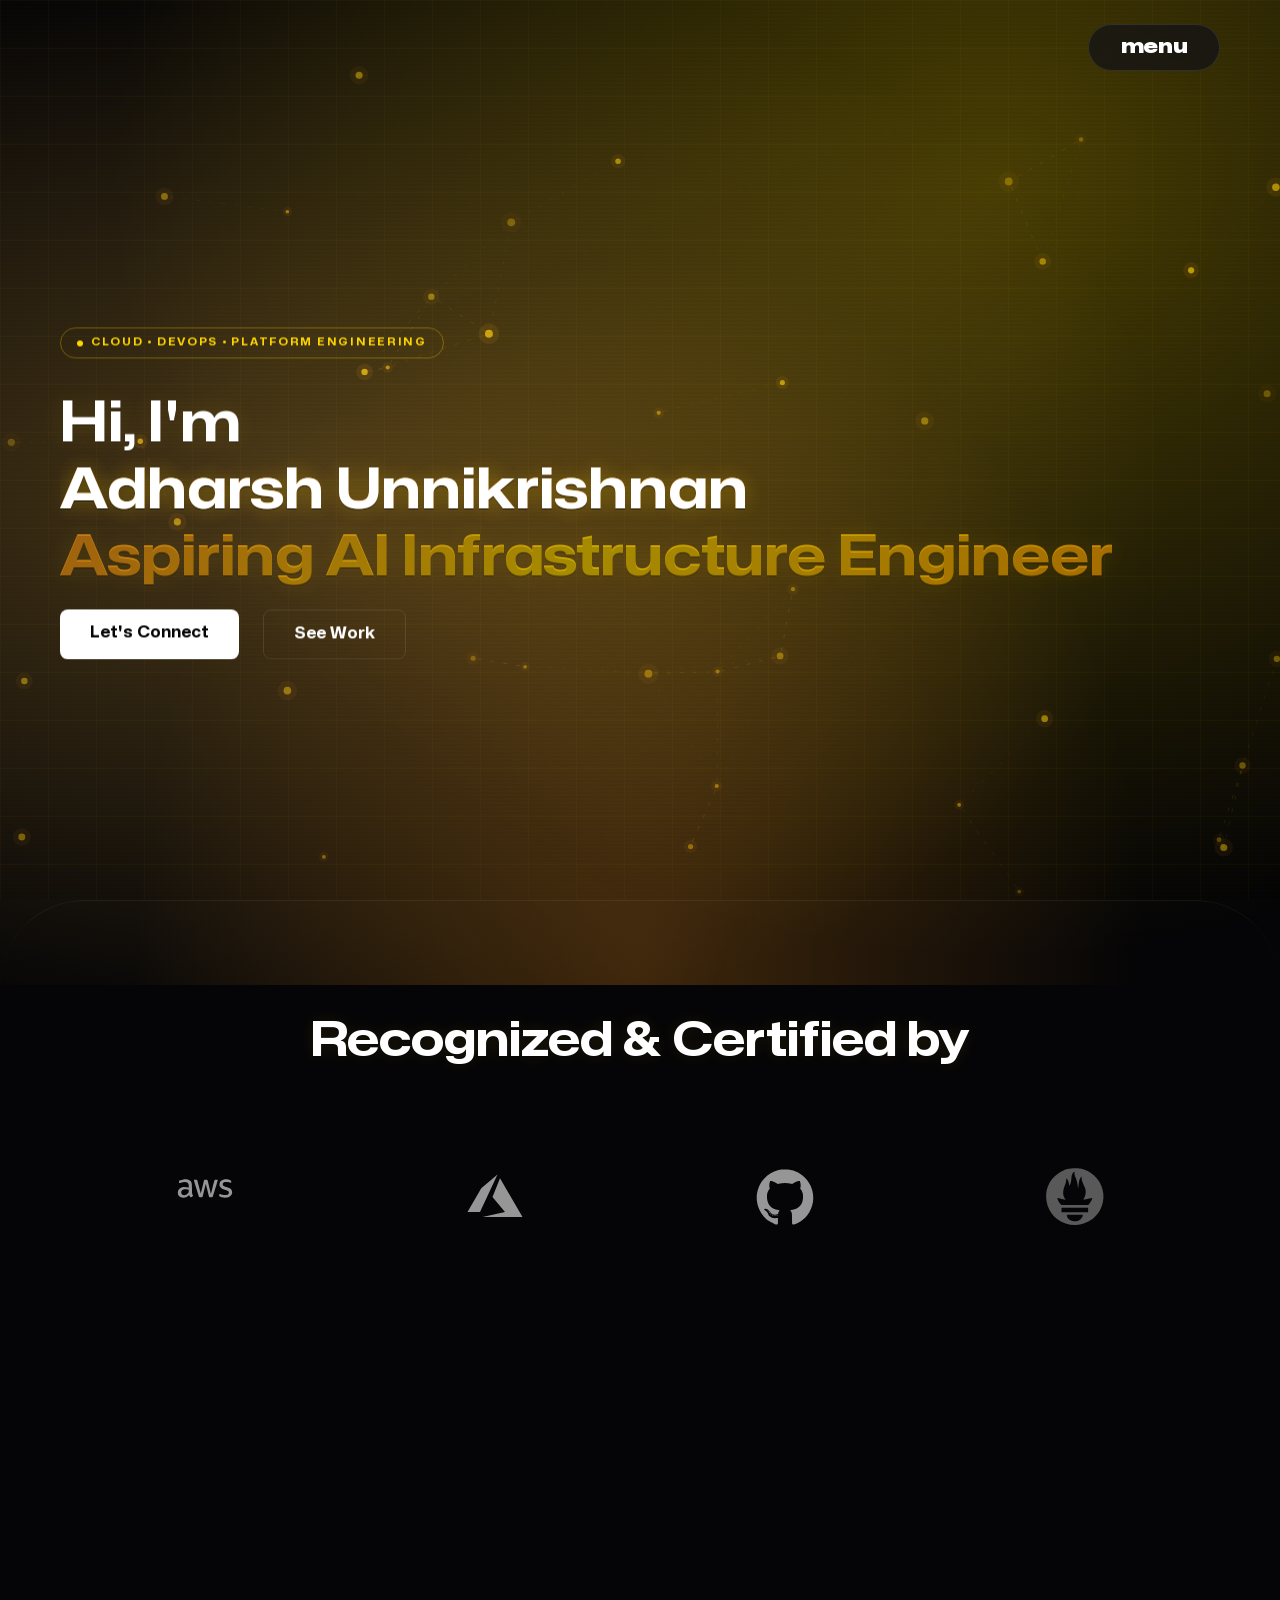
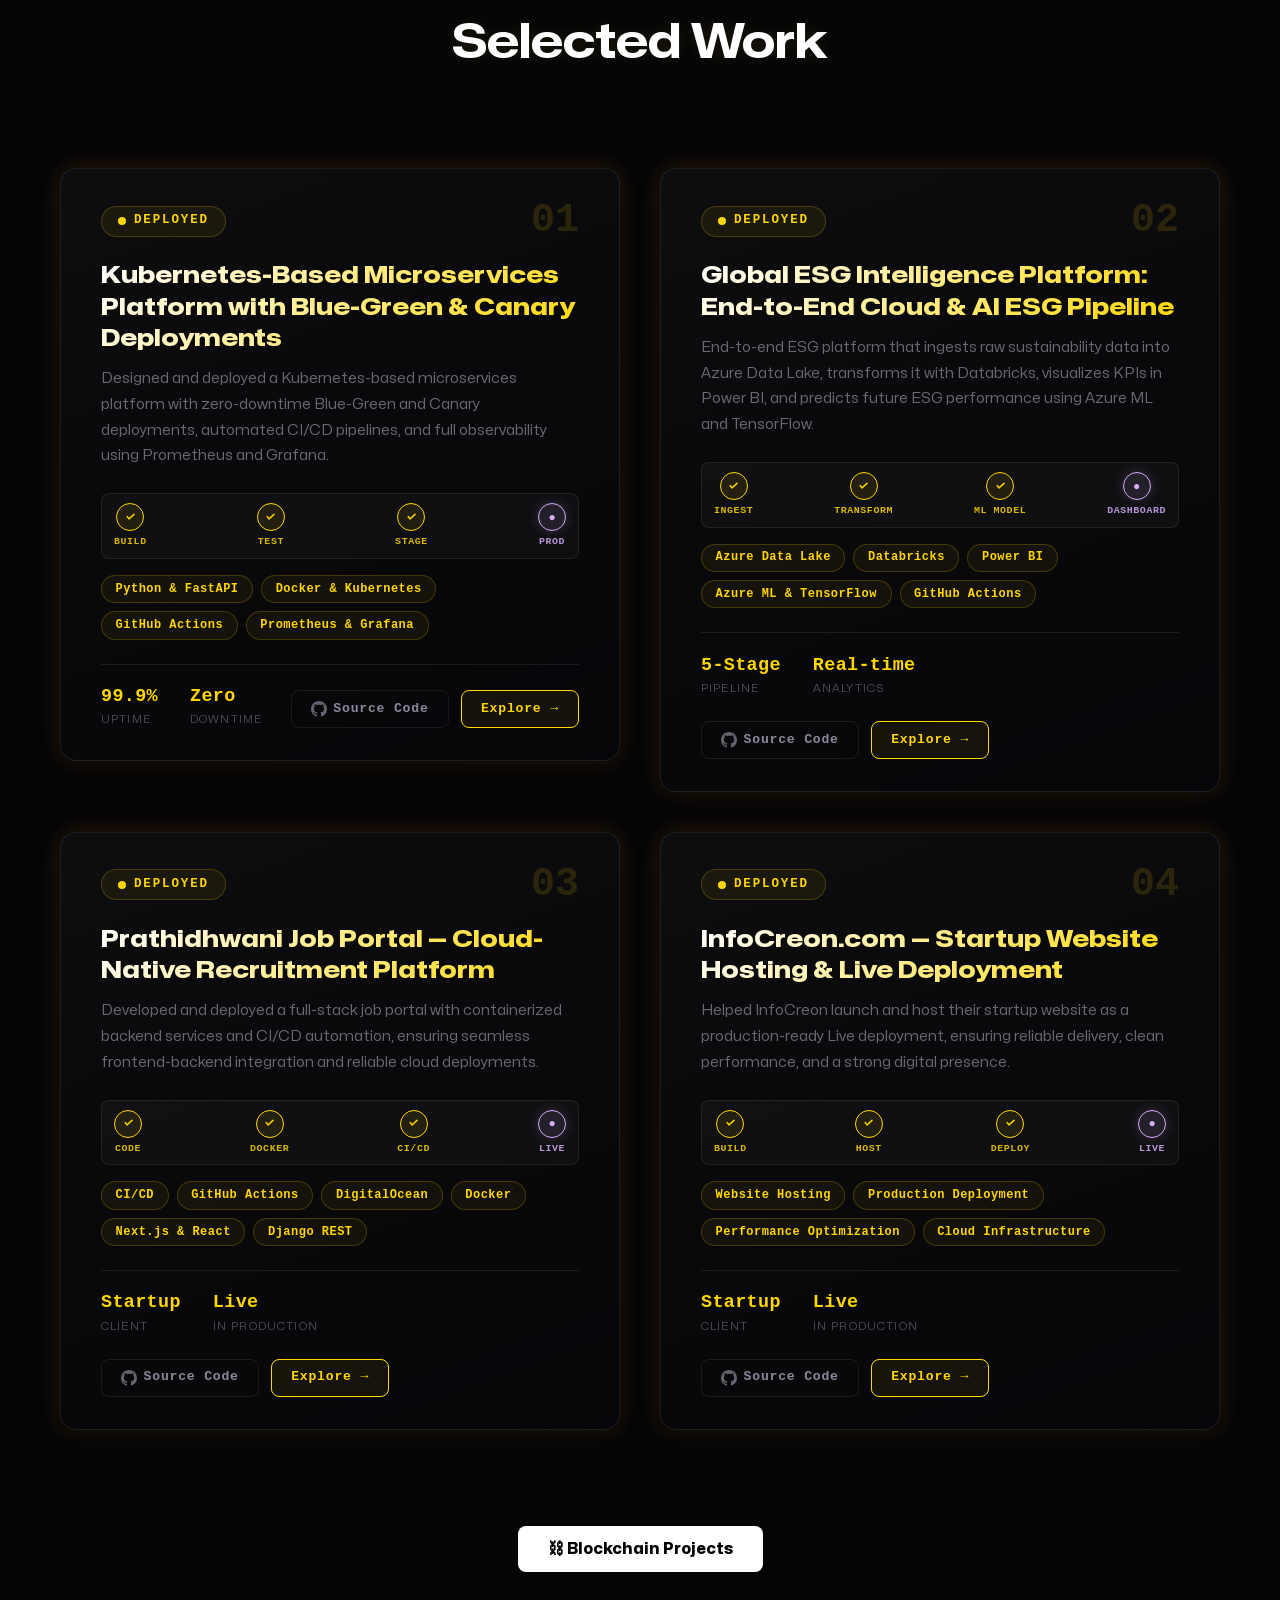
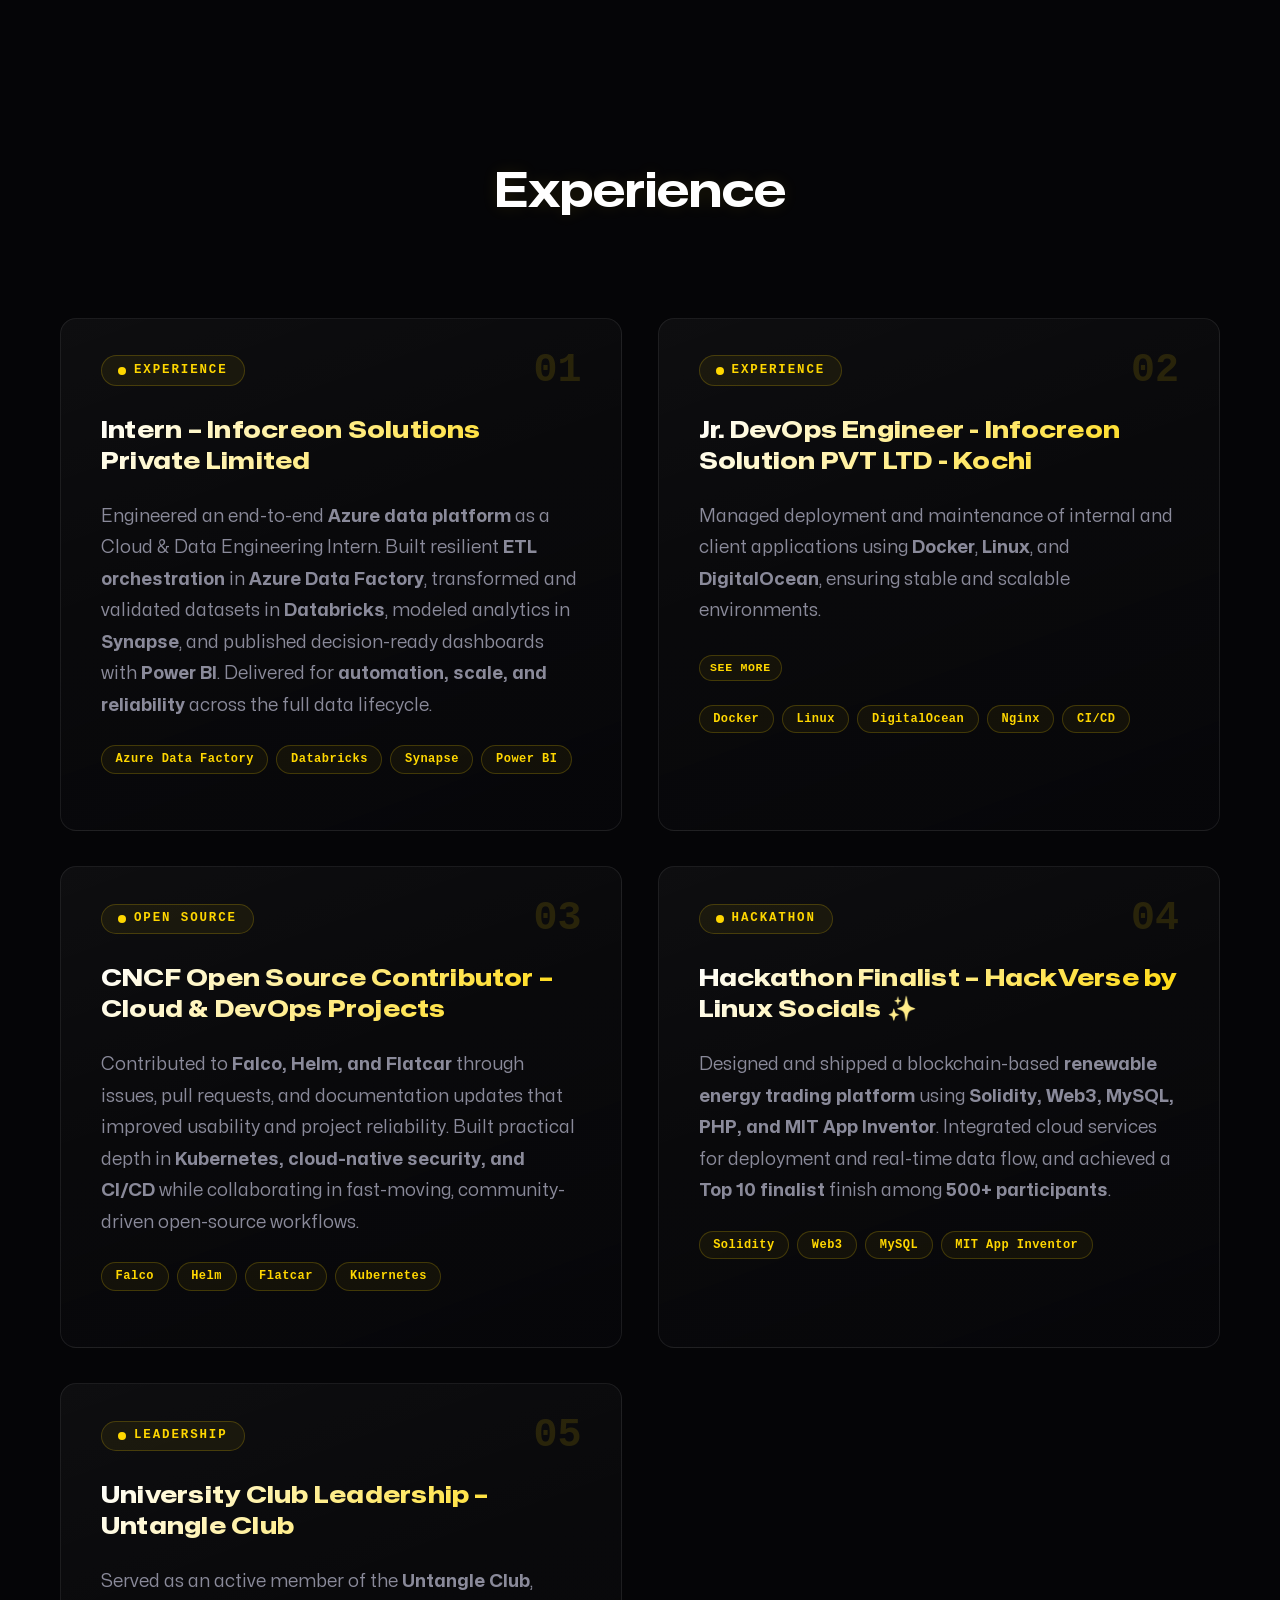
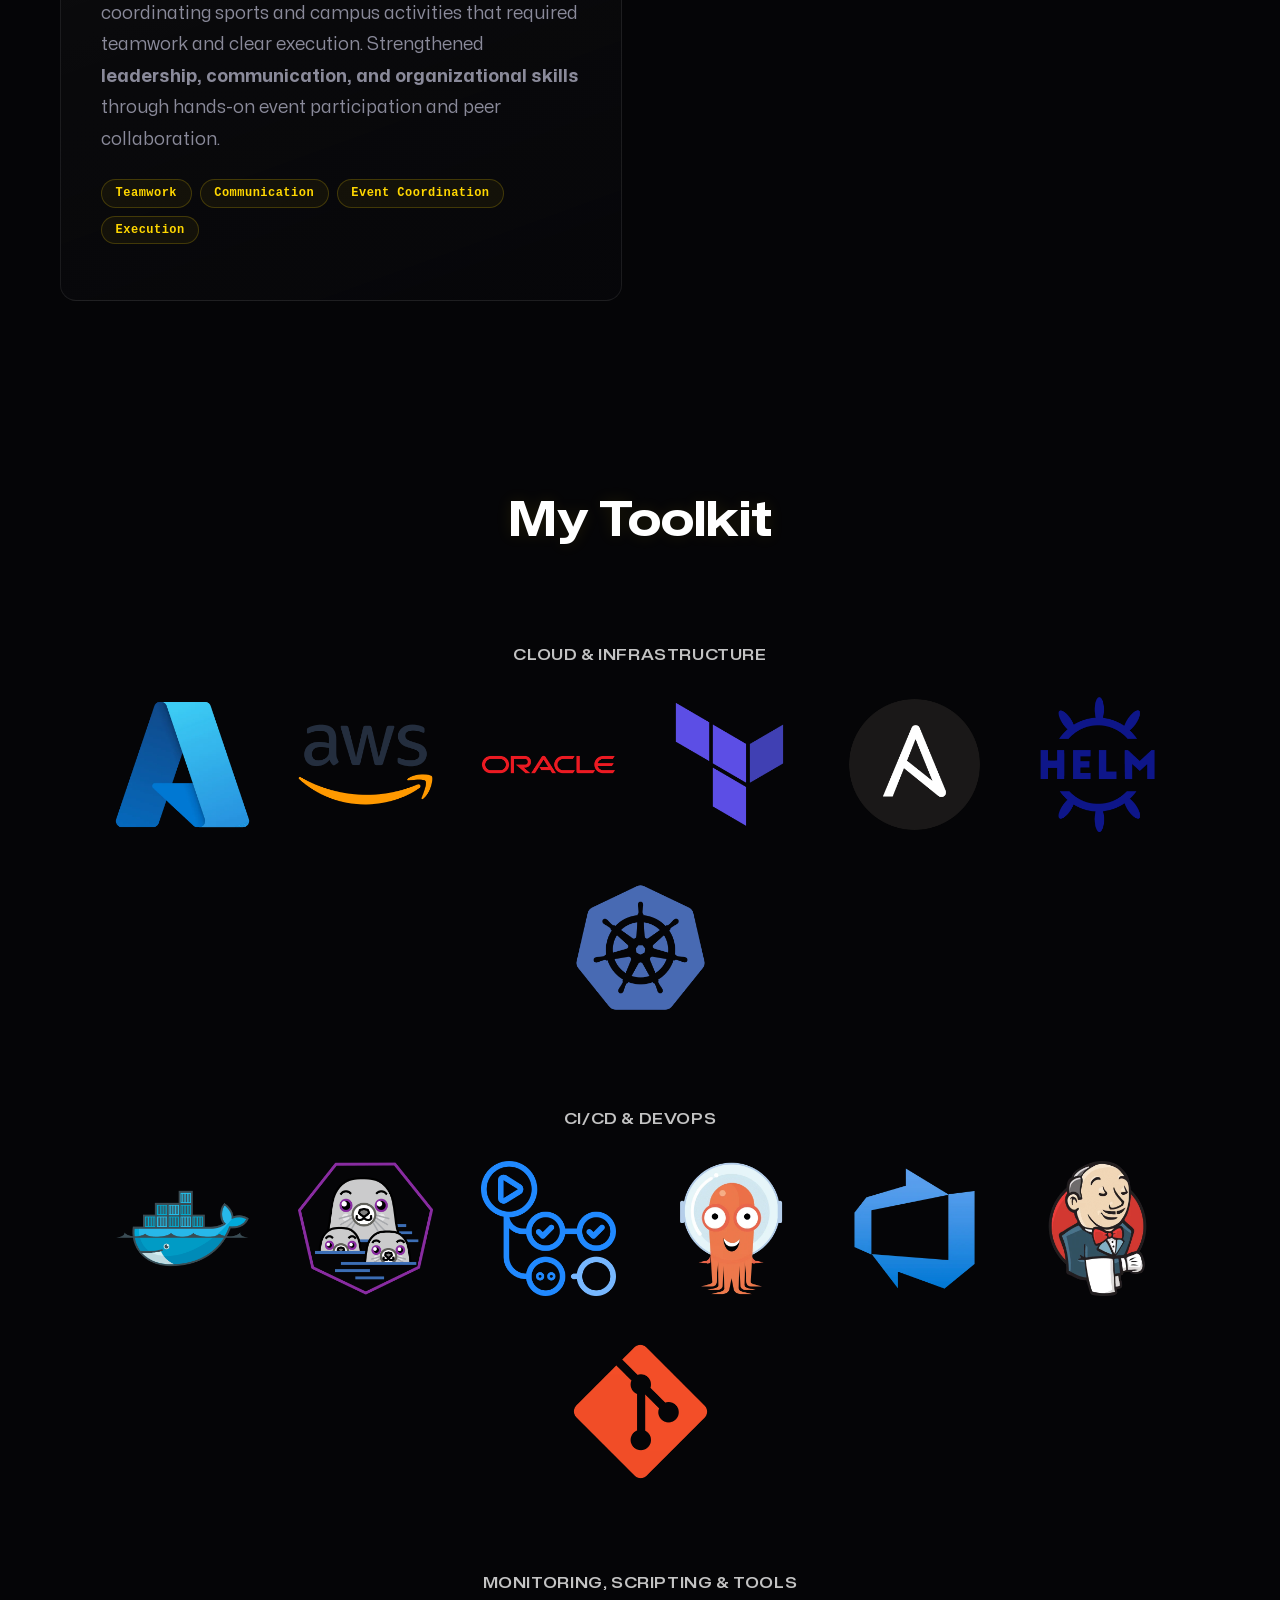
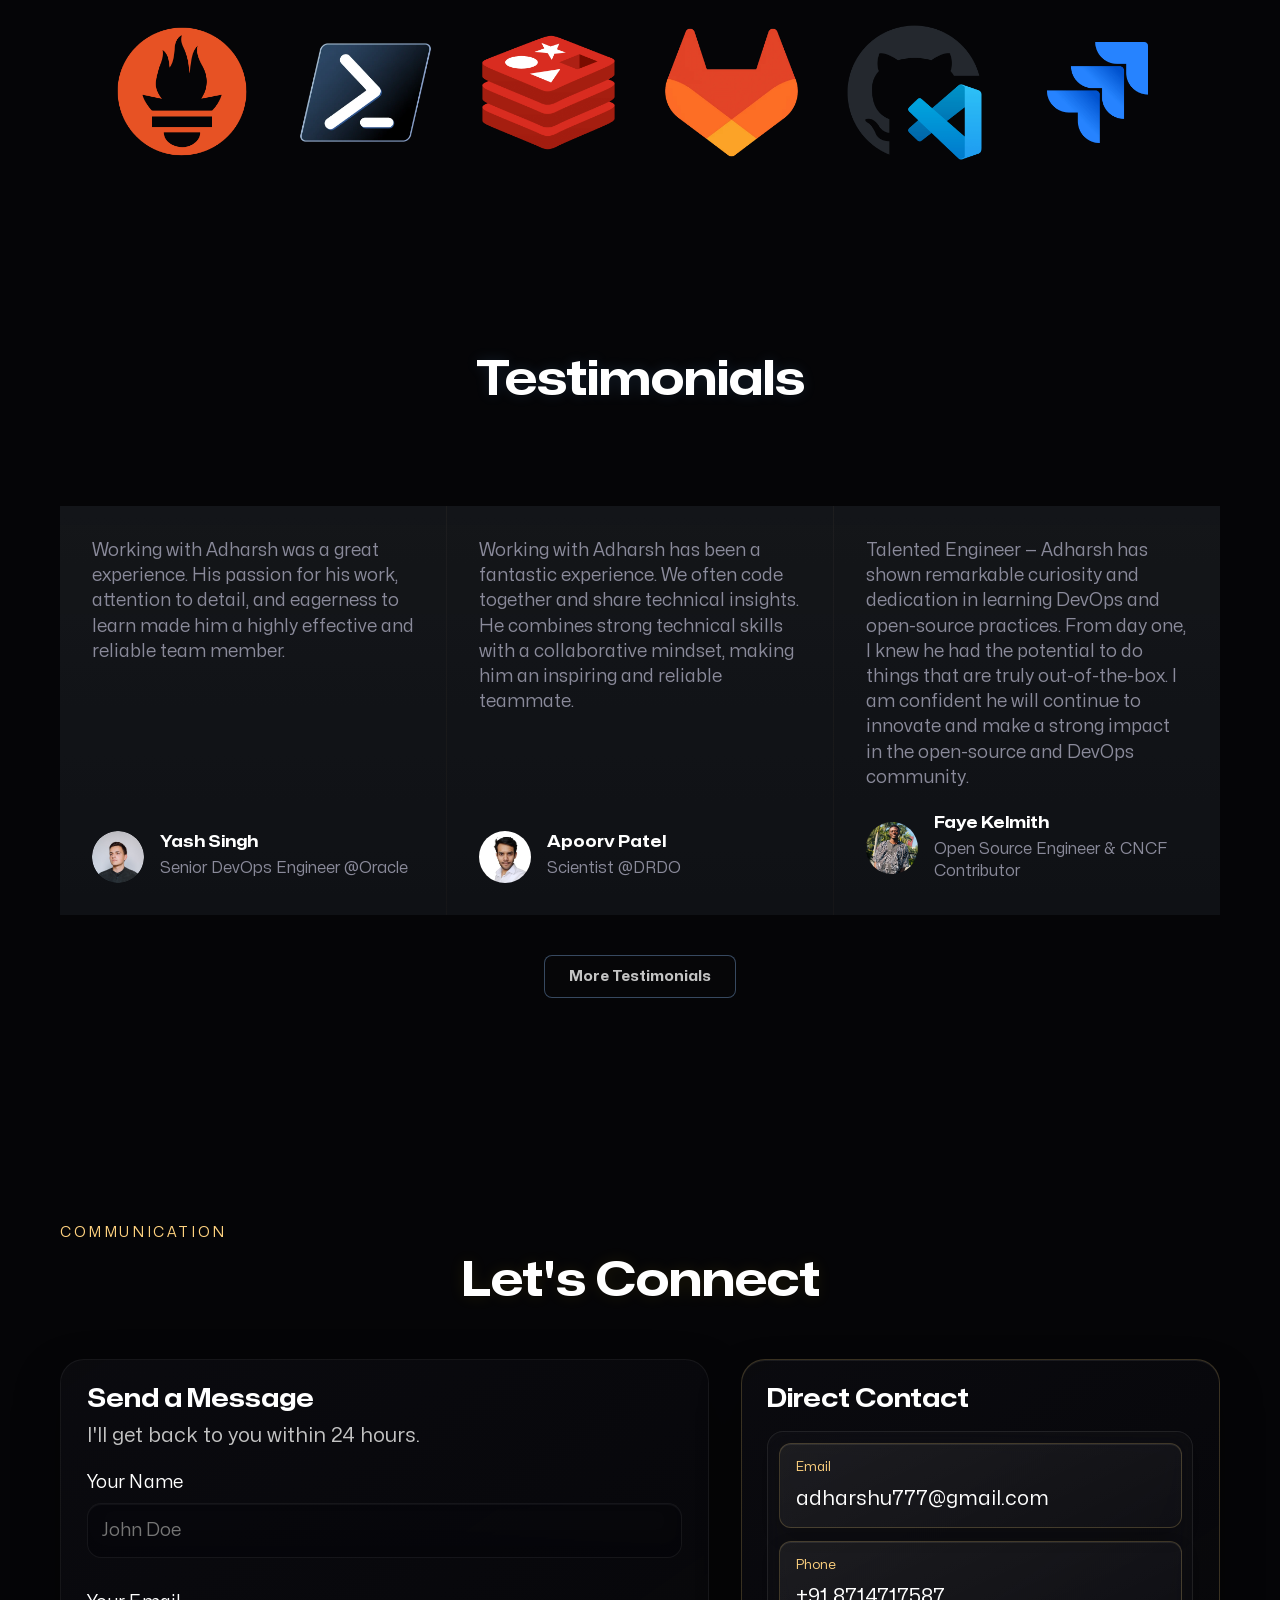
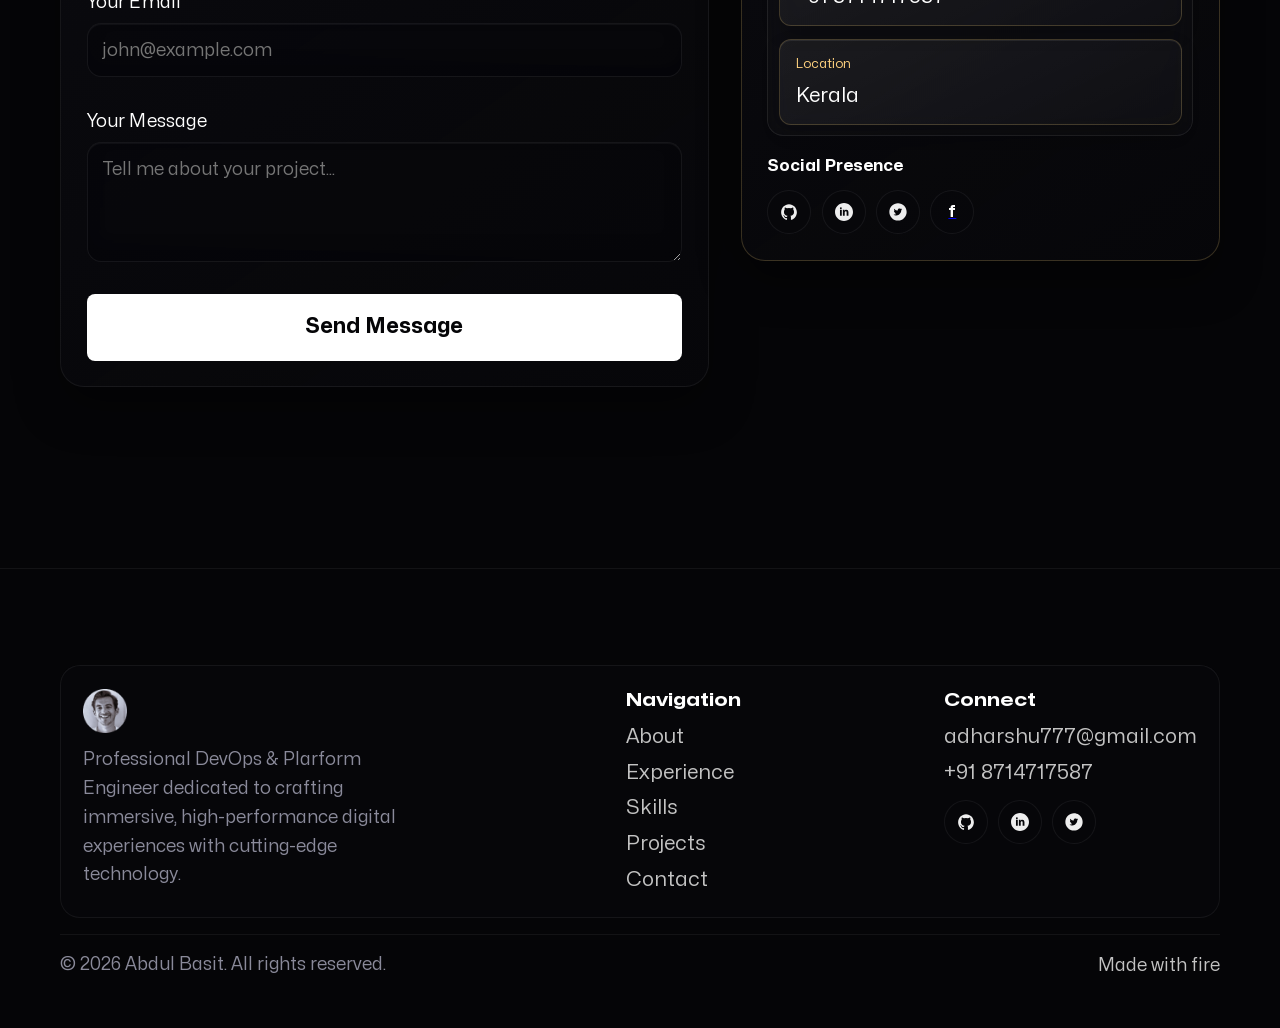
<file: index.html>
<!DOCTYPE html>
<html lang="en">
  <head>
    <meta charset="UTF-8" />
    <meta http-equiv="X-UA-Compatible" content="IE=edge" />
    <meta name="viewport" content="width=device-width, initial-scale=1.0" />
    <meta name="robots" content="index, follow" />

    <!-- Read and update content attributes accordingly  -->

    <meta
      name="description"
      content="Welcome to my portfolio website. Cloud & DevOps Engineer skilled in Azure, Data Engineering, CI/CD, Docker, Kubernetes, and Open-Source Contributions. Explore my projects, research, and achievements in cloud-native technologies and data platforms."/>

    <!-- Google / Search Engine Tags -->
<meta itemprop="name" content="Adharsh Unnikrishnan Portfolio">
<meta itemprop="description" content="Welcome to my portfolio website. Cloud & DevOps Engineer skilled in Azure, Data Engineering, CI/CD, Docker, Kubernetes, and Open-Source Contributions. Explore my projects, research, and achievements in cloud-native technologies and data platforms.">

<!-- Reference screenshot of updated site's header in place of content -->
<meta itemprop="image" content="assets/images/sharing-card.png">

<!-- Facebook Meta Tags -->
<meta property="og:url" content="https://ossportfolio.netlify.app">
<meta property="og:type" content="website">
<meta property="og:title" content="Adharsh Unnikrishnan Portfolio">
<meta property="og:description" content="Welcome to my portfolio website. Cloud & DevOps Engineer skilled in Azure, Data Engineering, CI/CD, Docker, Kubernetes, and Open-Source Contributions. Explore my projects, research, and achievements in cloud-native technologies and data platforms">

<!-- Reference screenshot of updated site's header in content -->
<meta property="og:image" content="assets/images/sharing-card.png">

<!-- Twitter Meta Tags -->
<meta name="twitter:card" content="summary_large_image">
<meta name="twitter:title" content="Adharsh Unnikrishnan Portfolio">
<meta name="twitter:description" content="Welcome to my portfolio website. Cloud & DevOps Engineer skilled in Azure, Data Engineering, CI/CD, Docker, Kubernetes, and Open-Source Contributions. Explore my projects, research, and achievements in cloud-native technologies and data platforms.">

<!-- Reference screenshot of updated site's header in content -->
<meta name="twitter:image" content="assets/images/sharing-card.png">


    <link rel="icon" href="assets/images/favicon-gold.svg" type="image/svg+xml" />
    <link rel="alternate icon" href="assets/images/favicons.png" type="image/png" />

    <!-- Preloading fonts for better performance -->

    <link
      rel="preload"
      href="assets/fonts/Mona-Sans.woff2"
      as="font"
      type="font/woff2"
      crossorigin
    />

    <link rel="stylesheet" href="style.css"  />
    <script src="script.js" defer></script>

    <!-- Your name here -->
    <title>Adharsh Unnikrishnan</title>
  </head>

  <body>

    <script>
      const theme = localStorage.getItem("theme") || "dark";
      document.body.classList.add(theme);
    </script>

    <!-- Blockchain animated background canvas -->
    <canvas id="cloud-canvas"></canvas>
    <!-- Scanline overlay -->
    <div class="scanline-overlay"></div>

    <!-- Mobile sticky CTA bar -->
    <div class="mobile-cta">
      <a href="#contact" class="btn btn-cta mobile-cta-btn">Get in Touch</a>
      <a href="https://github.com/adharsh277" target="_blank" rel="noopener" class="btn btn-secondary mobile-cta-btn">Resume</a>
    </div>

    <header class="header">

      <div class="menu-btn-container">
        <div class="container">
          <button type="button"  class="menu-btn">menu</button>
        </div>
      </div>

      <nav class="nav hidden">
        <ol class="nav-items">
          <li class="nav-item"><a href="#">Home</a></li>
          <li class="nav-item"><a href="#work">Selected Work</a></li>
          <li class="nav-item"><a href="#experience">Experience</a></li>
          <li class="nav-item"><a href="#skills">My Skills</a></li>
          <li class="nav-item">
            <a href="#contact" data-focused="last-focused">Let's Connect</a>
          </li>
        </ol>
      </nav>

      <div class="container">
        <div class="header-textbox">
          <!-- Futuristic badge -->
          <div class="hero-badge">
            <span class="hero-badge-dot"></span>
            CLOUD &bull; DEVOPS &bull; PLATFORM ENGINEERING
          </div>
          <!-- Replace with your name and job title -->
          <h1 class="h1">
            <span>Hi, I'm <span class="glitch" data-text="Adharsh Unnikrishnan">Adharsh Unnikrishnan</span></span>
            <span class="gradient-text-hero">Aspiring AI Infrastructure Engineer</span>
          </h1>

          <div class="header-btns">
            <a href="#contact" class="btn btn-cta">Let's Connect</a>
            <a href="#work" class="btn btn-secondary">See Work</a>
          </div>
        </div>
      </div>
    </header>

    <main>
      <section class="client">
        <div class="container">
          <h2 class="h2">Recognized & Certified by</h2>
          <div class="logos">
            <!-- Replace alt with client/company name and src attributes of images with path to relative img of client logo -->
            <div class="logo-group">
              <img
                loading="lazy"
                src="assets/images/trusted-by/stripe.svg"
                alt="Ideacraft"
                class="logo hide to-top"
              />

              <img
                loading="lazy"
                src="assets/images/trusted-by/datastax.svg"
                alt="Golden grid"
                class="logo"
              />

              <img
                loading="lazy"
                src="assets/images/trusted-by/coke.svg"
                alt="Theia"
                class="logo hide to-bottom"
              />
            </div>
            <div class="logo-group">
              <img
                loading="lazy"
                src="assets/images/trusted-by/gm.svg"
                alt="General motors"
                class="logo hide to-top"
              />

              <img
                loading="lazy"
                src="assets/images/trusted-by/shares.svg"
                alt="Chippy"
                class="logo"
              />
              <img
                loading="lazy"
                src="assets/images/trusted-by/shopify.svg"
                alt="Shopify"
                class="logo hide to-bottom"
              />
            </div>
            <div class="logo-group">
              <img
                loading="lazy"
                src="assets/images/trusted-by/agency-elevation.svg"
                alt="Agency elevation"
                class="logo hide to-top"
              /><img
                loading="lazy"
                src="assets/images/trusted-by/gitlab.svg"
                alt="Ron jones"
                class="logo"
              /><img
                loading="lazy"
                src="assets/images/trusted-by/duolingo.svg"
                alt="Mighty furniture's"
                class="logo hide to-bottom"
              />
            </div>
            <div class="logo-group">
              <img
                loading="lazy"
                src="assets/images/trusted-by/coyote.svg"
                alt="Bulls eye"
                class="logo hide to-top"
              />
              <img
                loading="lazy"
                src="assets/images/trusted-by/astrato.svg"
                alt="Chippy"
                class="logo"
              />
              <img
                loading="lazy"
                src="assets/images/trusted-by/mercado.svg"
                alt="Fastlane"
                class="logo hide to-bottom"
              />
            </div>
          </div>
        </div>
      </section>

      <section class="work">
        <div class="container">
          <h2 class="h2" id="work">Selected Work</h2>

          <div class="deploy-grid">

            <!-- Deployment Card 1 -->
            <article class="deploy-card" data-status="live">
              <div class="deploy-card-glow"></div>
              <div class="deploy-card-inner glass-card-premium">
                <div class="deploy-card-top">
                  <div class="deploy-status">
                    <span class="deploy-status-dot"></span>
                    <span class="deploy-status-text">DEPLOYED</span>
                  </div>
                  <span class="deploy-index">01</span>
                </div>

                <h3 class="deploy-title">Kubernetes-Based Microservices Platform with Blue-Green & Canary Deployments</h3>

                <p class="deploy-desc">
                  Designed and deployed a Kubernetes-based microservices platform with zero-downtime Blue-Green and Canary deployments, automated CI/CD pipelines, and full observability using Prometheus and Grafana.
                </p>

                <!-- Pipeline visualization -->
                <div class="deploy-pipeline">
                  <div class="pipeline-stage completed">
                    <span class="pipeline-icon">&#x2713;</span>
                    <span class="pipeline-label">Build</span>
                  </div>
                  <div class="pipeline-connector"></div>
                  <div class="pipeline-stage completed">
                    <span class="pipeline-icon">&#x2713;</span>
                    <span class="pipeline-label">Test</span>
                  </div>
                  <div class="pipeline-connector"></div>
                  <div class="pipeline-stage completed">
                    <span class="pipeline-icon">&#x2713;</span>
                    <span class="pipeline-label">Stage</span>
                  </div>
                  <div class="pipeline-connector"></div>
                  <div class="pipeline-stage completed live">
                    <span class="pipeline-icon">&#x25CF;</span>
                    <span class="pipeline-label">Prod</span>
                  </div>
                </div>

                <div class="deploy-tech">
                  <span class="deploy-pill">Python & FastAPI</span>
                  <span class="deploy-pill">Docker & Kubernetes</span>
                  <span class="deploy-pill">GitHub Actions</span>
                  <span class="deploy-pill">Prometheus & Grafana</span>
                </div>

                <div class="deploy-footer">
                  <div class="deploy-metrics">
                    <div class="deploy-metric">
                      <span class="deploy-metric-val">99.9%</span>
                      <span class="deploy-metric-lbl">Uptime</span>
                    </div>
                    <div class="deploy-metric">
                      <span class="deploy-metric-val">Zero</span>
                      <span class="deploy-metric-lbl">Downtime</span>
                    </div>
                  </div>
                  <div class="deploy-actions">
                    <a href="https://github.com/adharsh277/devops-microservices-platform" target="_blank" rel="noopener" class="deploy-link">
                      <svg width="16" height="16" viewBox="0 0 24 24" fill="currentColor"><path d="M12 0c-6.626 0-12 5.373-12 12 0 5.302 3.438 9.8 8.207 11.387.599.111.793-.261.793-.577v-2.234c-3.338.726-4.033-1.416-4.033-1.416-.546-1.387-1.333-1.756-1.333-1.756-1.089-.745.083-.729.083-.729 1.205.084 1.839 1.237 1.839 1.237 1.07 1.834 2.807 1.304 3.492.997.107-.775.418-1.305.762-1.604-2.665-.305-5.467-1.334-5.467-5.931 0-1.311.469-2.381 1.236-3.221-.124-.303-.535-1.524.117-3.176 0 0 1.008-.322 3.301 1.23.957-.266 1.983-.399 3.003-.404 1.02.005 2.047.138 3.006.404 2.291-1.552 3.297-1.23 3.297-1.23.653 1.653.242 2.874.118 3.176.77.84 1.235 1.911 1.235 3.221 0 4.609-2.807 5.624-5.479 5.921.43.372.823 1.102.823 2.222v3.293c0 .319.192.694.801.576 4.765-1.589 8.199-6.086 8.199-11.386 0-6.627-5.373-12-12-12z"/></svg>
                      Source Code
                    </a>
                    <a href="https://github.com/adharsh277/devops-microservices-platform" target="_blank" rel="noopener" class="deploy-link deploy-link-primary">
                      Explore &rarr;
                    </a>
                  </div>
                </div>

              </div>
            </article>

            <!-- Deployment Card 2 -->
            <article class="deploy-card" data-status="live">
              <div class="deploy-card-glow"></div>
              <div class="deploy-card-inner glass-card-premium">
                <div class="deploy-card-top">
                  <div class="deploy-status">
                    <span class="deploy-status-dot"></span>
                    <span class="deploy-status-text">DEPLOYED</span>
                  </div>
                  <span class="deploy-index">02</span>
                </div>

                <h3 class="deploy-title">Global ESG Intelligence Platform: End-to-End Cloud & AI ESG Pipeline</h3>

                <p class="deploy-desc">
                  End-to-end ESG platform that ingests raw sustainability data into Azure Data Lake, transforms it with Databricks, visualizes KPIs in Power BI, and predicts future ESG performance using Azure ML and TensorFlow.
                </p>

                <div class="deploy-pipeline">
                  <div class="pipeline-stage completed">
                    <span class="pipeline-icon">&#x2713;</span>
                    <span class="pipeline-label">Ingest</span>
                  </div>
                  <div class="pipeline-connector"></div>
                  <div class="pipeline-stage completed">
                    <span class="pipeline-icon">&#x2713;</span>
                    <span class="pipeline-label">Transform</span>
                  </div>
                  <div class="pipeline-connector"></div>
                  <div class="pipeline-stage completed">
                    <span class="pipeline-icon">&#x2713;</span>
                    <span class="pipeline-label">ML Model</span>
                  </div>
                  <div class="pipeline-connector"></div>
                  <div class="pipeline-stage completed live">
                    <span class="pipeline-icon">&#x25CF;</span>
                    <span class="pipeline-label">Dashboard</span>
                  </div>
                </div>

                <div class="deploy-tech">
                  <span class="deploy-pill">Azure Data Lake</span>
                  <span class="deploy-pill">Databricks</span>
                  <span class="deploy-pill">Power BI</span>
                  <span class="deploy-pill">Azure ML & TensorFlow</span>
                  <span class="deploy-pill">GitHub Actions</span>
                </div>

                <div class="deploy-footer">
                  <div class="deploy-metrics">
                    <div class="deploy-metric">
                      <span class="deploy-metric-val">5-Stage</span>
                      <span class="deploy-metric-lbl">Pipeline</span>
                    </div>
                    <div class="deploy-metric">
                      <span class="deploy-metric-val">Real-time</span>
                      <span class="deploy-metric-lbl">Analytics</span>
                    </div>
                  </div>
                  <div class="deploy-actions">
                    <a href="https://github.com/adharsh277/Global-ESG-Intelligence-Platform" target="_blank" rel="noopener" class="deploy-link">
                      <svg width="16" height="16" viewBox="0 0 24 24" fill="currentColor"><path d="M12 0c-6.626 0-12 5.373-12 12 0 5.302 3.438 9.8 8.207 11.387.599.111.793-.261.793-.577v-2.234c-3.338.726-4.033-1.416-4.033-1.416-.546-1.387-1.333-1.756-1.333-1.756-1.089-.745.083-.729.083-.729 1.205.084 1.839 1.237 1.839 1.237 1.07 1.834 2.807 1.304 3.492.997.107-.775.418-1.305.762-1.604-2.665-.305-5.467-1.334-5.467-5.931 0-1.311.469-2.381 1.236-3.221-.124-.303-.535-1.524.117-3.176 0 0 1.008-.322 3.301 1.23.957-.266 1.983-.399 3.003-.404 1.02.005 2.047.138 3.006.404 2.291-1.552 3.297-1.23 3.297-1.23.653 1.653.242 2.874.118 3.176.77.84 1.235 1.911 1.235 3.221 0 4.609-2.807 5.624-5.479 5.921.43.372.823 1.102.823 2.222v3.293c0 .319.192.694.801.576 4.765-1.589 8.199-6.086 8.199-11.386 0-6.627-5.373-12-12-12z"/></svg>
                      Source Code
                    </a>
                    <a href="https://github.com/adharsh277/Global-ESG-Intelligence-Platform" target="_blank" rel="noopener" class="deploy-link deploy-link-primary">
                      Explore &rarr;
                    </a>
                  </div>
                </div>

              </div>
            </article>

            <!-- Deployment Card 3 -->
            <article class="deploy-card" data-status="live">
              <div class="deploy-card-glow"></div>
              <div class="deploy-card-inner glass-card-premium">
                <div class="deploy-card-top">
                  <div class="deploy-status">
                    <span class="deploy-status-dot"></span>
                    <span class="deploy-status-text">DEPLOYED</span>
                  </div>
                  <span class="deploy-index">03</span>
                </div>

                <h3 class="deploy-title">Prathidhwani Job Portal — Cloud-Native Recruitment Platform</h3>

                <p class="deploy-desc">
                  Developed and deployed a full-stack job portal with containerized backend services and CI/CD automation, 
                  ensuring seamless frontend-backend integration and reliable cloud deployments.
                </p>

                <div class="deploy-pipeline">
                  <div class="pipeline-stage completed">
                    <span class="pipeline-icon">&#x2713;</span>
                    <span class="pipeline-label">Code</span>
                  </div>
                  <div class="pipeline-connector"></div>
                  <div class="pipeline-stage completed">
                    <span class="pipeline-icon">&#x2713;</span>
                    <span class="pipeline-label">Docker</span>
                  </div>
                  <div class="pipeline-connector"></div>
                  <div class="pipeline-stage completed">
                    <span class="pipeline-icon">&#x2713;</span>
                    <span class="pipeline-label">CI/CD</span>
                  </div>
                  <div class="pipeline-connector"></div>
                  <div class="pipeline-stage completed live">
                    <span class="pipeline-icon">&#x25CF;</span>
                    <span class="pipeline-label">Live</span>
                  </div>
                </div>

                <div class="deploy-tech">
                  <span class="deploy-pill">CI/CD</span>
                  <span class="deploy-pill">GitHub Actions</span>
                  <span class="deploy-pill">DigitalOcean</span>
                  <span class="deploy-pill">Docker</span>
                  <span class="deploy-pill">Next.js & React</span>
                  <span class="deploy-pill">Django REST</span>
                </div>

                <div class="deploy-footer">
                  <div class="deploy-metrics">
                    <div class="deploy-metric">
                      <span class="deploy-metric-val">Startup</span>
                      <span class="deploy-metric-lbl">Client</span>
                    </div>
                    <div class="deploy-metric">
                      <span class="deploy-metric-val">Live</span>
                      <span class="deploy-metric-lbl">IN PRODUCTION</span>
                    </div>
                  </div>
                  <div class="deploy-actions">
                    <a href="https://github.com/infocreon/job-portal" target="_blank" rel="noopener" class="deploy-link">
                      <svg width="16" height="16" viewBox="0 0 24 24" fill="currentColor"><path d="M12 0c-6.626 0-12 5.373-12 12 0 5.302 3.438 9.8 8.207 11.387.599.111.793-.261.793-.577v-2.234c-3.338.726-4.033-1.416-4.033-1.416-.546-1.387-1.333-1.756-1.333-1.756-1.089-.745.083-.729.083-.729 1.205.084 1.839 1.237 1.839 1.237 1.07 1.834 2.807 1.304 3.492.997.107-.775.418-1.305.762-1.604-2.665-.305-5.467-1.334-5.467-5.931 0-1.311.469-2.381 1.236-3.221-.124-.303-.535-1.524.117-3.176 0 0 1.008-.322 3.301 1.23.957-.266 1.983-.399 3.003-.404 1.02.005 2.047.138 3.006.404 2.291-1.552 3.297-1.23 3.297-1.23.653 1.653.242 2.874.118 3.176.77.84 1.235 1.911 1.235 3.221 0 4.609-2.807 5.624-5.479 5.921.43.372.823 1.102.823 2.222v3.293c0 .319.192.694.801.576 4.765-1.589 8.199-6.086 8.199-11.386 0-6.627-5.373-12-12-12z"/></svg>
                      Source Code
                    </a>
                    <a href="https://jobs.prathidhwani.org/" target="_blank" rel="noopener" class="deploy-link deploy-link-primary">
                      Explore &rarr;
                    </a>
                  </div>
                </div>

              </div>
            </article>

            <!-- Deployment Card 4 -->
            <article class="deploy-card" data-status="live">
              <div class="deploy-card-glow"></div>
              <div class="deploy-card-inner glass-card-premium">
                <div class="deploy-card-top">
                  <div class="deploy-status">
                    <span class="deploy-status-dot"></span>
                    <span class="deploy-status-text">DEPLOYED</span>
                  </div>
                  <span class="deploy-index">04</span>
                </div>

                <h3 class="deploy-title">InfoCreon.com — Startup Website Hosting & Live Deployment</h3>

                <p class="deploy-desc">
                  Helped InfoCreon launch and host their startup website as a production-ready Live deployment,
                  ensuring reliable delivery, clean performance, and a strong digital presence.
                </p>

                <div class="deploy-pipeline">
                  <div class="pipeline-stage completed">
                    <span class="pipeline-icon">&#x2713;</span>
                    <span class="pipeline-label">Build</span>
                  </div>
                  <div class="pipeline-connector"></div>
                  <div class="pipeline-stage completed">
                    <span class="pipeline-icon">&#x2713;</span>
                    <span class="pipeline-label">Host</span>
                  </div>
                  <div class="pipeline-connector"></div>
                  <div class="pipeline-stage completed">
                    <span class="pipeline-icon">&#x2713;</span>
                    <span class="pipeline-label">Deploy</span>
                  </div>
                  <div class="pipeline-connector"></div>
                  <div class="pipeline-stage completed live">
                    <span class="pipeline-icon">&#x25CF;</span>
                    <span class="pipeline-label">Live</span>
                  </div>
                </div>

                <div class="deploy-tech">
                  <span class="deploy-pill">Website Hosting</span>
                  <span class="deploy-pill">Production Deployment</span>
                  <span class="deploy-pill">Performance Optimization</span>
                  <span class="deploy-pill">Cloud Infrastructure</span>
                </div>

                <div class="deploy-footer">
                  <div class="deploy-metrics">
                    <div class="deploy-metric">
                      <span class="deploy-metric-val">Startup</span>
                      <span class="deploy-metric-lbl">Client</span>
                    </div>
                    <div class="deploy-metric">
                      <span class="deploy-metric-val">Live</span>
                      <span class="deploy-metric-lbl">In Production</span>
                    </div>
                  </div>
                  <div class="deploy-actions">
                    <a href="https://github.com/infocreon/InfocreonWebSite" target="_blank" rel="noopener" class="deploy-link">
                      <svg width="16" height="16" viewBox="0 0 24 24" fill="currentColor"><path d="M12 0c-6.626 0-12 5.373-12 12 0 5.302 3.438 9.8 8.207 11.387.599.111.793-.261.793-.577v-2.234c-3.338.726-4.033-1.416-4.033-1.416-.546-1.387-1.333-1.756-1.333-1.756-1.089-.745.083-.729.083-.729 1.205.084 1.839 1.237 1.839 1.237 1.07 1.834 2.807 1.304 3.492.997.107-.775.418-1.305.762-1.604-2.665-.305-5.467-1.334-5.467-5.931 0-1.311.469-2.381 1.236-3.221-.124-.303-.535-1.524.117-3.176 0 0 1.008-.322 3.301 1.23.957-.266 1.983-.399 3.003-.404 1.02.005 2.047.138 3.006.404 2.291-1.552 3.297-1.23 3.297-1.23.653 1.653.242 2.874.118 3.176.77.84 1.235 1.911 1.235 3.221 0 4.609-2.807 5.624-5.479 5.921.43.372.823 1.102.823 2.222v3.293c0 .319.192.694.801.576 4.765-1.589 8.199-6.086 8.199-11.386 0-6.627-5.373-12-12-12z"/></svg>
                      Source Code
                    </a>
                    <a href="https://infocreon.com/" target="_blank" rel="noopener" class="deploy-link deploy-link-primary">
                      Explore &rarr;
                    </a>
                  </div>
                </div>

              </div>
            </article>

          </div>

          <div class="work-see-more">
            <a href="blockchain.html" class="btn btn-cta work-see-more-btn">
              &#x26D3; Blockchain Projects
            </a>
          </div>
        </div>
      </section>



      <section class="article">
        <div class="container">
          <h2 class="h2" id="experience">Experience</h2>
          <div class="article-boxes">
            <article class="article-box">
              <div class="article-textbox">
                <div>
                  <div class="experience-top">
                    <div class="experience-status">
                      <span class="experience-status-dot"></span>
                      <span class="experience-status-text">EXPERIENCE</span>
                    </div>
                    <span class="experience-index">01</span>
                  </div>
                  <h3 class="h3">
                    Intern – Infocreon Solutions Private Limited
                  </h3>
                  <p class="article-text">
                    Engineered an end-to-end <strong>Azure data platform</strong> as a Cloud &amp; Data Engineering Intern.
                    Built resilient <strong>ETL orchestration</strong> in <strong>Azure Data Factory</strong>, transformed and validated
                    datasets in <strong>Databricks</strong>, modeled analytics in <strong>Synapse</strong>, and published
                    decision-ready dashboards with <strong>Power BI</strong>.
                    Delivered for <strong>automation, scale, and reliability</strong> across the full data lifecycle.

                  </p>
                  <div class="experience-tags">
                    <span class="experience-tag">Azure Data Factory</span>
                    <span class="experience-tag">Databricks</span>
                    <span class="experience-tag">Synapse</span>
                    <span class="experience-tag">Power BI</span>
                  </div>
                </div>
                <div class="article-info">
  
                </div>
              </div>
            </article>
            <article class="article-box">
              <div class="article-textbox">
                <div>
                  <div class="experience-top">
                    <div class="experience-status">
                      <span class="experience-status-dot"></span>
                      <span class="experience-status-text">EXPERIENCE</span>
                    </div>
                    <span class="experience-index">02</span>
                  </div>
                  <h3 class="h4">Jr. DevOps Engineer - Infocreon Solution PVT LTD - Kochi</h3>
                  <p class="article-text">
                    Managed deployment and maintenance of internal and client applications using <strong>Docker</strong>, <strong>Linux</strong>, and <strong>DigitalOcean</strong>, ensuring stable and scalable environments.
                    <details class="experience-more">
                      <summary>See more</summary>
                      Debugged production issues, configured <strong>Nginx</strong>, and optimized <strong>CI/CD</strong> workflows for smoother backend-frontend integration and faster delivery.
                      <strong>November 2025 - Present</strong>.
                    </details>
                  </p>
                  <div class="experience-tags">
                    <span class="experience-tag">Docker</span>
                    <span class="experience-tag">Linux</span>
                    <span class="experience-tag">DigitalOcean</span>
                    <span class="experience-tag">Nginx</span>
                    <span class="experience-tag">CI/CD</span>
                  </div>
                </div>
                <div class="article-info">
                  <span class="reaction-count">
                    <!-- <img
                      src="./assets/images/heart-outline.svg"
                      alt="heart"
                      loading="lazy"
                    />
                    47 -->
                  </span>
                </div>
              </div>
            </article>
            <article class="article-box">
              <div class="article-textbox">
                <div>
                  <div class="experience-top">
                    <div class="experience-status">
                      <span class="experience-status-dot"></span>
                      <span class="experience-status-text">OPEN SOURCE</span>
                    </div>
                    <span class="experience-index">03</span>
                  </div>
                  <h3 class="h4">CNCF Open Source Contributor – Cloud &amp; DevOps Projects</h3>
                  <p class="article-text">
                    Contributed to <strong>Falco, Helm, and Flatcar</strong> through issues, pull requests,
                    and documentation updates that improved usability and project reliability.
                    Built practical depth in <strong>Kubernetes, cloud-native security, and CI/CD</strong>
                    while collaborating in fast-moving, community-driven open-source workflows.

                  </p>
                  <div class="experience-tags">
                    <span class="experience-tag">Falco</span>
                    <span class="experience-tag">Helm</span>
                    <span class="experience-tag">Flatcar</span>
                    <span class="experience-tag">Kubernetes</span>
                  </div>
                </div>
                <div class="article-info">
                 
                  <span class="reaction-count">
                    <!-- <img
                      src="./assets/images/heart-outline.svg"
                      alt="heart"
                      loading="lazy"
                    />
                    177 -->
                  </span>
                </div>
              </div>
            </article>
            <article class="article-box">
              <div class="article-textbox">
                <div>
                  <div class="experience-top">
                    <div class="experience-status">
                      <span class="experience-status-dot"></span>
                      <span class="experience-status-text">HACKATHON</span>
                    </div>
                    <span class="experience-index">04</span>
                  </div>
                  <h3 class="h4">
                    Hackathon Finalist – HackVerse by Linux Socials ✨
                  </h3>
                  <p class="article-text">
                    Designed and shipped a blockchain-based <strong>renewable energy trading platform</strong>
                    using <strong>Solidity, Web3, MySQL, PHP, and MIT App Inventor</strong>.
                    Integrated cloud services for deployment and real-time data flow, and achieved
                    a <strong>Top 10 finalist</strong> finish among <strong>500+ participants</strong>.
                  </p>
                  <div class="experience-tags">
                    <span class="experience-tag">Solidity</span>
                    <span class="experience-tag">Web3</span>
                    <span class="experience-tag">MySQL</span>
                    <span class="experience-tag">MIT App Inventor</span>
                  </div>
                </div>
                <div class="article-info">
                  <span class="reaction-count">
                    <!-- <img
                      loading="lazy"
                      src="./assets/images/heart-outline.svg"
                      alt="heart"
                    />
                    350 -->
                  </span>
                </div>
              </div>
            </article>
            <article class="article-box">
              <div class="article-textbox">
                <div>
                  <div class="experience-top">
                    <div class="experience-status">
                      <span class="experience-status-dot"></span>
                      <span class="experience-status-text">LEADERSHIP</span>
                    </div>
                    <span class="experience-index">05</span>
                  </div>
                  <h3 class="h4">University Club Leadership – Untangle Club</h3>
                  <div class="article-text">
                    Served as an active member of the <strong>Untangle Club</strong>, coordinating sports
                    and campus activities that required teamwork and clear execution.
                    Strengthened <strong>leadership, communication, and organizational skills</strong>
                    through hands-on event participation and peer collaboration.
                  </div>
                  <div class="experience-tags">
                    <span class="experience-tag">Teamwork</span>
                    <span class="experience-tag">Communication</span>
                    <span class="experience-tag">Event Coordination</span>
                    <span class="experience-tag">Execution</span>
                  </div>
                </div>
                <div class="article-info">
                  <span class="reaction-count">
                  </span>
                </div>
              </div>
            </article>
          </div>
        </div>
      </section>

      <!-- Update skills-img src, alt  and title attributes I have added some other logos in assets/images/skill for your convenience feel free to pick one if required  -->

      <section class="skills">
        <div class="container">
          <h2 class="h2" id="skills">My Toolkit</h2>

          <div class="skills-category">
            <h3 class="skills-category-title">Cloud & Infrastructure</h3>
            <div class="skills-imgs">
              <img src="assets/images/skills/js.webp" alt="Azure" class="skills-img" loading="lazy" title="Azure" width="135" height="135">
              <img src="assets/images/skills/graphql.webp" alt="AWS" class="skills-img" loading="lazy" title="AWS" width="135" height="135">
              <img src="assets/images/skills/typescript.webp" alt="Oracle OCI" class="skills-img" loading="lazy" title="Oracle OCI" width="135" height="135">
              <img src="assets/images/skills/next-js.webp" alt="Terraform" class="skills-img" loading="lazy" title="Terraform" width="135" height="135">
              <img src="assets/images/skills/Ansible.webp" alt="Ansible" class="skills-img" loading="lazy" title="Ansible" width="135" height="135">
              <img src="assets/images/skills/shell.webp" alt="Helm" class="skills-img" loading="lazy" title="Helm" width="135" height="135">
              <img src="assets/images/skills/rust.webp" alt="Kubernetes" class="skills-img" loading="lazy" title="Kubernetes" width="135" height="135">
            </div>
          </div>

          <div class="skills-category">
            <h3 class="skills-category-title">CI/CD & DevOps</h3>
            <div class="skills-imgs">
              <img src="assets/images/skills/react.webp" alt="Docker" class="skills-img" loading="lazy" title="Docker" width="135" height="135">
              <img src="assets/images/skills/podman.webp" alt="Podman" class="skills-img" loading="lazy" title="Podman" width="135" height="135">
              <img src="assets/images/skills/html.webp" alt="GitHub Actions" class="skills-img" loading="lazy" title="GitHub Actions" width="135" height="135">
              <img src="assets/images/skills/argocd.webp" alt="Argo CD" class="skills-img" loading="lazy" title="Argo CD" width="135" height="135">
              <img src="assets/images/skills/azuredevops.webp" alt="Azure DevOps" class="skills-img" loading="lazy" title="Azure DevOps" width="135" height="135">
              <img src="assets/images/skills/a11y.webp" alt="Jenkins" class="skills-img" loading="lazy" title="Jenkins" width="135" height="135">
              <img src="assets/images/skills/git.webp" alt="Git" class="skills-img" loading="lazy" title="Git" width="135" height="135">
            </div>
          </div>

          <div class="skills-category">
            <h3 class="skills-category-title">Monitoring, Scripting & Tools</h3>
            <div class="skills-imgs">
              <img src="assets/images/skills/svelte.webp" alt="Grafana" class="skills-img" loading="lazy" title="Grafana" width="135" height="135">
              <img src="assets/images/skills/powershell.webp" alt="PowerShell" class="skills-img" loading="lazy" title="PowerShell" width="135" height="135">
              <img src="assets/images/skills/node-js.webp" alt="Redis" class="skills-img" loading="lazy" title="Redis" width="135" height="135">
              <img src="assets/images/skills/gitlab.webp" alt="GitLab" class="skills-img" loading="lazy" title="GitLab" width="135" height="135">
              <img src="assets/images/skills/githubcodespace.webp" alt="Codespaces" class="skills-img" loading="lazy" title="Codespaces" width="135" height="135">
              <img src="assets/images/skills/jira.webp" alt="Jira" class="skills-img" loading="lazy" title="Jira" width="135" height="135">
            </div>
          </div>

        </div>
      </section>

      <!-- Testimonials section with show/hide for 4-6 -->

      <section class="testimonials-section">
        <h2 class="h2 testimonials-title">Testimonials</h2>
        <div class="container">
          <ol class="testimonials">
            <li class="testimonial">
              <blockquote class="testimonial-text">
                Working with Adharsh was a great experience. His passion for his work, attention to detail, and eagerness to learn made him a highly effective and reliable team member.
              </blockquote>
              <figure class="testimonial-author">
                <img
                  src="assets/images/testimonials/rich-harris.png"
                  alt="Yash Singh"
                  loading="lazy"
                  width="52"
                  height="52"
                />
                <figcaption>
                  <h3 class="testimonial-author-name">Yash Singh</h3>
                  <p class="testimonial-author-job">Senior DevOps Engineer @Oracle</p>
                </figcaption>
              </figure>
            </li>
            <li class="testimonial">
              <blockquote class="testimonial-text">
                Working with Adharsh has been a fantastic experience. We often code together and share technical insights. 
                He combines strong technical skills with a collaborative mindset, making him an inspiring and reliable teammate.
              </blockquote>
              <figure class="testimonial-author">
                <img
                  src="assets/images/testimonials/frank-mcsherry.webp"
                  alt="Apoorv Patel"
                  loading="lazy"
                  width="52"
                  height="52"
                />
                <figcaption>
                  <h3 class="testimonial-author-name">Apoorv Patel</h3>
                  <p class="testimonial-author-job">Scientist @DRDO</p>
                </figcaption>
              </figure>
            </li>
            <li class="testimonial">
              <blockquote class="testimonial-text">
                Talented Engineer — Adharsh has shown remarkable curiosity and dedication in learning DevOps and open-source practices.
                From day one, I knew he had the potential to do things that are truly out-of-the-box.
                I am confident he will continue to innovate and make a strong impact in the open-source and DevOps community.
              </blockquote>
              <figure class="testimonial-author">
                <img
                  src="assets/images/testimonials/brian-hirsh.png"
                  alt="Faye Kelmith"
                  loading="lazy"
                  width="52"
                  height="52"
                />
                <figcaption>
                  <h3 class="testimonial-author-name">Faye Kelmith</h3>
                  <p class="testimonial-author-job">Open Source Engineer &amp; CNCF Contributor</p>
                </figcaption>
              </figure>
            </li>

            <!-- Extra testimonials — hidden by default on initial load -->
            <li class="testimonial testimonial-extra" style="display:none">
              <blockquote class="testimonial-text">
                Adharsh is a highly skilled professional. We collaborated on projects where he consistently shared innovative ideas and
                demonstrated excellent problem-solving skills. His creativity, 
                technical expertise, and proactive approach make him a standout talent.
              </blockquote>
              <figure class="testimonial-author">
                <img
                  src="assets/images/testimonials/adam.png"
                  alt="U Akshay"
                  loading="lazy"
                  width="52"
                  height="52"
                />
                <figcaption>
                  <h3 class="testimonial-author-name">U Akshay</h3>
                  <p class="testimonial-author-job">System Administrator @Siemens, Germany</p>
                </figcaption>
              </figure>
            </li>
            <li class="testimonial testimonial-extra" style="display:none">
              <blockquote class="testimonial-text">
                Adharsh and I have worked together on different CNCF projects, including Flatcar.
                He consistently shows a keen interest in debugging and resolving issues, approaching challenges with dedication and a problem-solving mindset.
                His enthusiasm and technical skills make him a valuable contributor to any open-source project.
              </blockquote>
              <figure class="testimonial-author">
                <img
                  src="assets/images/testimonials/val-head.png"
                  alt="Jon Bronicki"
                  loading="lazy"
                  width="52"
                  height="52"
                />
                <figcaption>
                  <h3 class="testimonial-author-name">Jon Bronicki</h3>
                  <p class="testimonial-author-job">SDE @Microsoft</p>
                </figcaption>
              </figure>
            </li>
            <li class="testimonial testimonial-extra" style="display:none">
              <blockquote class="testimonial-text">
                Adharsh is a highly motivated and talented engineer. During our interactions, I observed his deep technical understanding, curiosity, 
                and dedication to solving challenging problems.
                He approaches projects with enthusiasm,
                consistently contributes innovative ideas, and has the potential to excel in any technical endeavor he undertakes.
              </blockquote>
              <figure class="testimonial-author">
                <img
                  src="assets/images/testimonials/tim-satterwhite.webp"
                  alt="Terry Howe"
                  loading="lazy"
                  width="52"
                  height="52"
                />
                <figcaption>
                  <h3 class="testimonial-author-name">Terry Howe </h3>
                  <p class="testimonial-author-job">SDE @AWS</p>
                </figcaption>
              </figure>
            </li>
          </ol>
          <div class="testimonials-toggle-wrap">
            <button type="button" class="btn btn-secondary testimonials-toggle" aria-expanded="false"
              onclick="var items=document.querySelectorAll('.testimonial-extra');var show=this.getAttribute('aria-expanded')==='false';items.forEach(function(el){el.style.display=show?'flex':'none';});this.setAttribute('aria-expanded',show);this.textContent=show?'Show Less':'More Testimonials';">
              More Testimonials
            </button>
          </div>
        </div>
      </section>

      <section class="contact">
        <div class="container">
          <p class="contact-eyebrow">Communication</p>
          <h2 class="h2" id="contact">Let's Connect</h2>
          <p class="contact-intro">
          </p>
          <div class="contact-content contact-simple">
            <div class="contact-form-card">
              <h3 class="contact-block-title">Send a Message</h3>
              <p class="contact-block-subtitle">I'll get back to you within 24 hours.</p>

              <form action="#" class="contact-form" netlify>
                <div class="form-field">
                  <label for="name">Your Name</label>
                  <input type="text" name="name" id="name" placeholder="John Doe" required />
                </div>
                <div class="form-field">
                  <label for="email">Your Email</label>
                  <input type="email" name="email" id="email" placeholder="john@example.com" required inputmode="email" />
                </div>
                <div class="form-field">
                  <label for="message">Your Message</label>
                  <textarea name="message" id="message" placeholder="Tell me about your project..." required></textarea>
                </div>
                <button type="submit" class="btn btn-cta">Send Message</button>
              </form>
            </div>

            <aside class="direct-contact-card">
              <h3 class="contact-block-title">Direct Contact</h3>
              <ul class="direct-contact-list">
                <li class="direct-item">
                  <span>Email</span>
                  <a href="mailto:adharshu777@gmail.com">adharshu777@gmail.com</a>
                </li>
                <li class="direct-item">
                  <span>Phone</span>
                  <a href="tel:+918714717587">+91 8714717587</a>
                </li>
                <li class="direct-item">
                  <span>Location</span>
                  <p>Kerala</p>
                </li>
              </ul>

              <h4 class="social-title">Social Presence</h4>
              <div class="social-presence">
                <a title="GitHub" href="https://github.com" target="_blank" rel="noopener" aria-label="GitHub">
                  <img loading="lazy" src="assets/images/social-links/github.svg" alt="GitHub" />
                </a>
                <a title="LinkedIn" href="https://linkedin.com" target="_blank" rel="noopener" aria-label="LinkedIn">
                  <img loading="lazy" src="assets/images/social-links/linkedin.svg" alt="LinkedIn" />
                </a>
                <a title="Twitter" href="https://x.com" target="_blank" rel="noopener" aria-label="Twitter">
                  <img loading="lazy" src="assets/images/social-links/twitter.svg" alt="Twitter" />
                </a>
                <a title="Facebook" href="https://facebook.com" target="_blank" rel="noopener" aria-label="Facebook">
                  <span class="social-char" aria-hidden="true">f</span>
                </a>
              </div>
            </aside>
          </div>
        </div>
      </section>
    </main>

    <footer class="footer">
      <div class="container">
        <div class="footer-content footer-grid">
          <div class="footer-brand">
            <img loading="lazy" src="assets/images/favicons.png" alt="Abdul Basit Logo" class="footer-logo" />
            <p class="footer-text">
              Professional DevOps & Plarform Engineer dedicated to crafting immersive, high-performance digital experiences with cutting-edge technology.
            </p>
          </div>

          <div class="footer-nav-wrap">
            <h3 class="footer-heading">Navigation</h3>
            <ol class="footer-nav">
              <li><a href="#">About</a></li>
              <li><a href="#experience">Experience</a></li>
              <li><a href="#skills">Skills</a></li>
              <li><a href="#work">Projects</a></li>
              <li><a href="#contact">Contact</a></li>
            </ol>
          </div>

          <div class="footer-connect">
            <h3 class="footer-heading">Connect</h3>
            <a href="mailto:adharshu777@gmail.com" class="footer-contact-link">adharshu777@gmail.com</a>
            <a href="tel:+918714717587" class="footer-contact-link">+91 8714717587</a>
            <div class="social-presence footer-social">
              <a title="GitHub" href="https://github.com" target="_blank" rel="noopener" aria-label="GitHub">
                <img loading="lazy" src="assets/images/social-links/github.svg" alt="GitHub" />
              </a>
              <a title="LinkedIn" href="https://linkedin.com" target="_blank" rel="noopener" aria-label="LinkedIn">
                <img loading="lazy" src="assets/images/social-links/linkedin.svg" alt="LinkedIn" />
              </a>
              <a title="Twitter" href="https://x.com" target="_blank" rel="noopener" aria-label="Twitter">
                <img loading="lazy" src="assets/images/social-links/twitter.svg" alt="Twitter" />
              </a>
            </div>
          </div>
        </div>

        <div class="footer-bottom">
          <p class="footer-text">&copy; <span>2026</span> Abdul Basit. All rights reserved.</p>
          <p class="footer-made">Made with fire</p>
        </div>
      </div>
    </footer>
  </body>
</html>
</file>
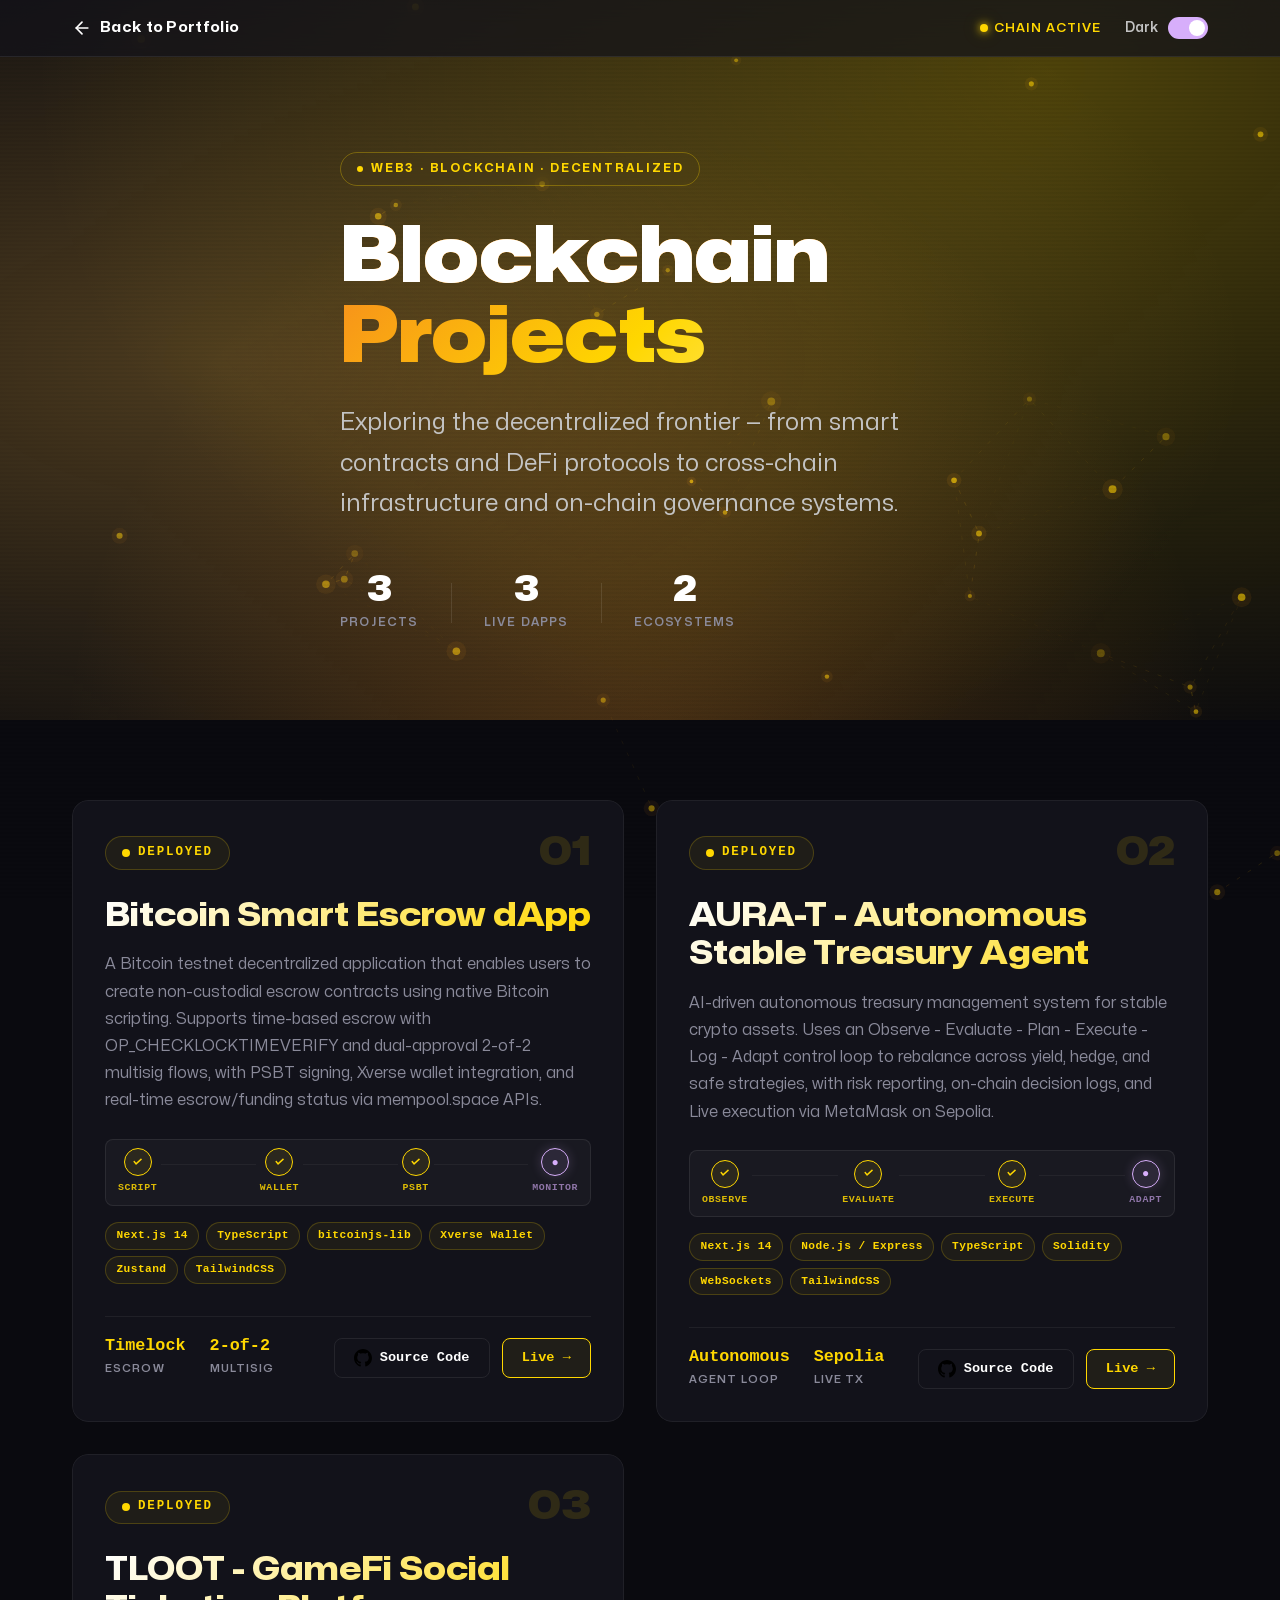
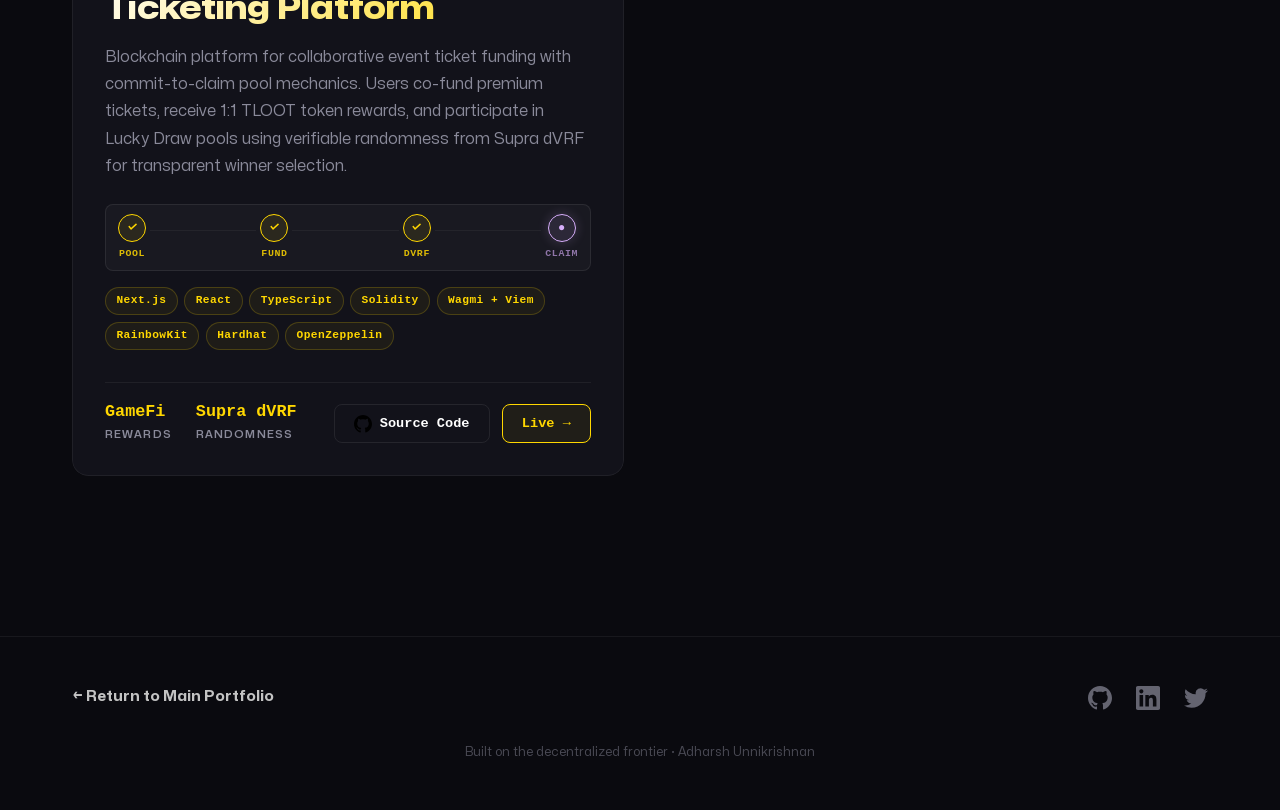
<file: blockchain.html>
<!DOCTYPE html>
<html lang="en">
  <head>
    <meta charset="UTF-8" />
    <meta http-equiv="X-UA-Compatible" content="IE=edge" />
    <meta name="viewport" content="width=device-width, initial-scale=1.0" />
    <meta name="robots" content="index, follow" />
    <meta
      name="description"
      content="Blockchain Projects by Adharsh Unnikrishnan — Decentralized applications, smart contracts, and Web3 solutions."
    />
    <link rel="shortcut icon" href="assets/images/favicons.png" type="image/png" />
    <link
      rel="preload"
      href="assets/fonts/Mona-Sans.woff2"
      as="font"
      type="font/woff2"
      crossorigin
    />
    <link rel="stylesheet" href="blockchain.css" />
    <script src="blockchain.js" defer></script>
    <title>Blockchain Projects — Adharsh Unnikrishnan</title>
  </head>

  <body class="dark">
    <script>
      const theme = localStorage.getItem("theme") || "dark";
      document.body.classList.remove("dark");
      document.body.classList.add(theme);
    </script>

    <!-- Animated background canvas -->
    <canvas id="cloud-canvas"></canvas>

    <!-- Scanline overlay -->
    <div class="scanline-overlay"></div>

    <!-- Navigation -->
    <nav class="bc-nav">
      <div class="bc-container">
        <a href="index.html" class="bc-back-link">
          <svg width="20" height="20" viewBox="0 0 24 24" fill="none" stroke="currentColor" stroke-width="2" stroke-linecap="round" stroke-linejoin="round">
            <line x1="19" y1="12" x2="5" y2="12"></line>
            <polyline points="12 19 5 12 12 5"></polyline>
          </svg>
          <span>Back to Portfolio</span>
        </a>
        <div class="bc-nav-right">
          <span class="bc-chain-status">
            <span class="bc-status-dot"></span>
            <span>Chain Active</span>
          </span>
          <label class="bc-theme-switch" for="bc-theme-toggle">
            <span>Dark</span>
            <input type="checkbox" id="bc-theme-toggle" role="switch" />
          </label>
        </div>
      </div>
    </nav>

    <!-- Hero Section -->
    <header class="bc-hero">
      <div class="bc-container">
        <div class="bc-hero-content">
          <div class="bc-badge">
            <span class="bc-badge-dot"></span>
            WEB3 &middot; BLOCKCHAIN &middot; DECENTRALIZED
          </div>
          <h1 class="bc-hero-title">
            <span class="bc-glitch" data-text="Blockchain">Blockchain</span>
            <span class="bc-gradient-text">Projects</span>
          </h1>
          <p class="bc-hero-desc">
            Exploring the decentralized frontier — from smart contracts and DeFi protocols 
            to cross-chain infrastructure and on-chain governance systems.
          </p>
          <div class="bc-hero-stats">
            <div class="bc-stat">
              <span class="bc-stat-number" data-target="3">0</span>
              <span class="bc-stat-label">Projects</span>
            </div>
            <div class="bc-stat-divider"></div>
            <div class="bc-stat">
              <span class="bc-stat-number" data-target="3">0</span>
              <span class="bc-stat-label">Live dApps</span>
            </div>
            <div class="bc-stat-divider"></div>
            <div class="bc-stat">
              <span class="bc-stat-number" data-target="2">0</span>
              <span class="bc-stat-label">Ecosystems</span>
            </div>
          </div>
        </div>
      </div>
    </header>

    <!-- Projects Grid -->
    <main class="bc-main">
      <div class="bc-container">

        <!-- Project 1 -->
        <article class="bc-project-card" data-chain="bitcoin">
          <div class="bc-card-glow"></div>
          <div class="bc-card-inner">
            <div class="bc-card-header">
              <div class="bc-deploy-status">
                <span class="bc-deploy-status-dot"></span>
                <span class="bc-deploy-status-text">DEPLOYED</span>
              </div>
              <span class="bc-card-number">01</span>
            </div>

            <h2 class="bc-card-title">Bitcoin Smart Escrow dApp</h2>
            <p class="bc-card-desc">
              A Bitcoin testnet decentralized application that enables users to create non-custodial escrow contracts using native Bitcoin scripting. 
              Supports time-based escrow with OP_CHECKLOCKTIMEVERIFY and dual-approval 2-of-2 multisig flows, with PSBT signing, Xverse wallet integration, 
              and real-time escrow/funding status via mempool.space APIs.
            </p>

            <div class="bc-deploy-pipeline">
              <div class="bc-pipeline-stage completed">
                <span class="bc-pipeline-icon">&#x2713;</span>
                <span class="bc-pipeline-label">Script</span>
              </div>
              <div class="bc-pipeline-connector"></div>
              <div class="bc-pipeline-stage completed">
                <span class="bc-pipeline-icon">&#x2713;</span>
                <span class="bc-pipeline-label">Wallet</span>
              </div>
              <div class="bc-pipeline-connector"></div>
              <div class="bc-pipeline-stage completed">
                <span class="bc-pipeline-icon">&#x2713;</span>
                <span class="bc-pipeline-label">PSBT</span>
              </div>
              <div class="bc-pipeline-connector"></div>
              <div class="bc-pipeline-stage live">
                <span class="bc-pipeline-icon">&#x25CF;</span>
                <span class="bc-pipeline-label">Monitor</span>
              </div>
            </div>

            <div class="bc-card-tech">
              <span class="bc-tech-pill">Next.js 14</span>
              <span class="bc-tech-pill">TypeScript</span>
              <span class="bc-tech-pill">bitcoinjs-lib</span>
              <span class="bc-tech-pill">Xverse Wallet</span>
              <span class="bc-tech-pill">Zustand</span>
              <span class="bc-tech-pill">TailwindCSS</span>
            </div>
            <div class="bc-card-footer">
              <div class="bc-card-metrics">
                <div class="bc-metric">
                  <span class="bc-metric-value">Timelock</span>
                  <span class="bc-metric-label">Escrow</span>
                </div>
                <div class="bc-metric">
                  <span class="bc-metric-value">2-of-2</span>
                  <span class="bc-metric-label">Multisig</span>
                </div>
              </div>
              <div class="bc-card-links">
                <a href="https://github.com/adharsh277/midl" target="_blank" rel="noopener" class="bc-link-btn">
                  <svg width="18" height="18" viewBox="0 0 24 24" fill="currentColor"><path d="M12 0c-6.626 0-12 5.373-12 12 0 5.302 3.438 9.8 8.207 11.387.599.111.793-.261.793-.577v-2.234c-3.338.726-4.033-1.416-4.033-1.416-.546-1.387-1.333-1.756-1.333-1.756-1.089-.745.083-.729.083-.729 1.205.084 1.839 1.237 1.839 1.237 1.07 1.834 2.807 1.304 3.492.997.107-.775.418-1.305.762-1.604-2.665-.305-5.467-1.334-5.467-5.931 0-1.311.469-2.381 1.236-3.221-.124-.303-.535-1.524.117-3.176 0 0 1.008-.322 3.301 1.23.957-.266 1.983-.399 3.003-.404 1.02.005 2.047.138 3.006.404 2.291-1.552 3.297-1.23 3.297-1.23.653 1.653.242 2.874.118 3.176.77.84 1.235 1.911 1.235 3.221 0 4.609-2.807 5.624-5.479 5.921.43.372.823 1.102.823 2.222v3.293c0 .319.192.694.801.576 4.765-1.589 8.199-6.086 8.199-11.386 0-6.627-5.373-12-12-12z"/></svg>
                  Source Code
                </a>
                <a href="https://midl-dapp.vercel.app" target="_blank" rel="noopener" class="bc-link-btn bc-link-btn-primary">
                  Live &rarr;
                </a>
              </div>
            </div>
          </div>
        </article>

        <!-- Project 2 -->
        <article class="bc-project-card" data-chain="sepolia">
          <div class="bc-card-glow"></div>
          <div class="bc-card-inner">
            <div class="bc-card-header">
              <div class="bc-deploy-status">
                <span class="bc-deploy-status-dot"></span>
                <span class="bc-deploy-status-text">DEPLOYED</span>
              </div>
              <span class="bc-card-number">02</span>
            </div>

            <h2 class="bc-card-title">AURA-T - Autonomous Stable Treasury Agent</h2>
            <p class="bc-card-desc">
              AI-driven autonomous treasury management system for stable crypto assets. 
              Uses an Observe - Evaluate - Plan - Execute - Log - Adapt control loop to rebalance across yield, 
              hedge, and safe strategies, with risk reporting, on-chain decision logs, and Live execution via MetaMask on Sepolia.
            </p>

            <div class="bc-deploy-pipeline">
              <div class="bc-pipeline-stage completed">
                <span class="bc-pipeline-icon">&#x2713;</span>
                <span class="bc-pipeline-label">Observe</span>
              </div>
              <div class="bc-pipeline-connector"></div>
              <div class="bc-pipeline-stage completed">
                <span class="bc-pipeline-icon">&#x2713;</span>
                <span class="bc-pipeline-label">Evaluate</span>
              </div>
              <div class="bc-pipeline-connector"></div>
              <div class="bc-pipeline-stage completed">
                <span class="bc-pipeline-icon">&#x2713;</span>
                <span class="bc-pipeline-label">Execute</span>
              </div>
              <div class="bc-pipeline-connector"></div>
              <div class="bc-pipeline-stage live">
                <span class="bc-pipeline-icon">&#x25CF;</span>
                <span class="bc-pipeline-label">Adapt</span>
              </div>
            </div>

            <div class="bc-card-tech">
              <span class="bc-tech-pill">Next.js 14</span>
              <span class="bc-tech-pill">Node.js / Express</span>
              <span class="bc-tech-pill">TypeScript</span>
              <span class="bc-tech-pill">Solidity</span>
              <span class="bc-tech-pill">WebSockets</span>
              <span class="bc-tech-pill">TailwindCSS</span>
            </div>
            <div class="bc-card-footer">
              <div class="bc-card-metrics">
                <div class="bc-metric">
                  <span class="bc-metric-value">Autonomous</span>
                  <span class="bc-metric-label">Agent Loop</span>
                </div>
                <div class="bc-metric">
                  <span class="bc-metric-value">Sepolia</span>
                  <span class="bc-metric-label">Live Tx</span>
                </div>
              </div>
              <div class="bc-card-links">
                <a href="https://github.com/adharsh277/AURA" target="_blank" rel="noopener" class="bc-link-btn">
                  <svg width="18" height="18" viewBox="0 0 24 24" fill="currentColor"><path d="M12 0c-6.626 0-12 5.373-12 12 0 5.302 3.438 9.8 8.207 11.387.599.111.793-.261.793-.577v-2.234c-3.338.726-4.033-1.416-4.033-1.416-.546-1.387-1.333-1.756-1.333-1.756-1.089-.745.083-.729.083-.729 1.205.084 1.839 1.237 1.839 1.237 1.07 1.834 2.807 1.304 3.492.997.107-.775.418-1.305.762-1.604-2.665-.305-5.467-1.334-5.467-5.931 0-1.311.469-2.381 1.236-3.221-.124-.303-.535-1.524.117-3.176 0 0 1.008-.322 3.301 1.23.957-.266 1.983-.399 3.003-.404 1.02.005 2.047.138 3.006.404 2.291-1.552 3.297-1.23 3.297-1.23.653 1.653.242 2.874.118 3.176.77.84 1.235 1.911 1.235 3.221 0 4.609-2.807 5.624-5.479 5.921.43.372.823 1.102.823 2.222v3.293c0 .319.192.694.801.576 4.765-1.589 8.199-6.086 8.199-11.386 0-6.627-5.373-12-12-12z"/></svg>
                  Source Code
                </a>
                <a href="https://aura-t.vercel.app" target="_blank" rel="noopener" class="bc-link-btn bc-link-btn-primary">
                  Live &rarr;
                </a>
              </div>
            </div>
          </div>
        </article>

        <!-- Project 3 -->
        <article class="bc-project-card" data-chain="evm">
          <div class="bc-card-glow"></div>
          <div class="bc-card-inner">
            <div class="bc-card-header">
              <div class="bc-deploy-status">
                <span class="bc-deploy-status-dot"></span>
                <span class="bc-deploy-status-text">DEPLOYED</span>
              </div>
              <span class="bc-card-number">03</span>
            </div>

            <h2 class="bc-card-title">TLOOT - GameFi Social Ticketing Platform</h2>
            <p class="bc-card-desc">
              Blockchain platform for collaborative event ticket funding with commit-to-claim pool mechanics. 
              Users co-fund premium tickets, receive 1:1 TLOOT token rewards, and participate in Lucky Draw pools 
              using verifiable randomness from Supra dVRF for transparent winner selection.
            </p>

            <div class="bc-deploy-pipeline">
              <div class="bc-pipeline-stage completed">
                <span class="bc-pipeline-icon">&#x2713;</span>
                <span class="bc-pipeline-label">Pool</span>
              </div>
              <div class="bc-pipeline-connector"></div>
              <div class="bc-pipeline-stage completed">
                <span class="bc-pipeline-icon">&#x2713;</span>
                <span class="bc-pipeline-label">Fund</span>
              </div>
              <div class="bc-pipeline-connector"></div>
              <div class="bc-pipeline-stage completed">
                <span class="bc-pipeline-icon">&#x2713;</span>
                <span class="bc-pipeline-label">dVRF</span>
              </div>
              <div class="bc-pipeline-connector"></div>
              <div class="bc-pipeline-stage live">
                <span class="bc-pipeline-icon">&#x25CF;</span>
                <span class="bc-pipeline-label">Claim</span>
              </div>
            </div>

            <div class="bc-card-tech">
              <span class="bc-tech-pill">Next.js</span>
              <span class="bc-tech-pill">React</span>
              <span class="bc-tech-pill">TypeScript</span>
              <span class="bc-tech-pill">Solidity</span>
              <span class="bc-tech-pill">Wagmi + Viem</span>
              <span class="bc-tech-pill">RainbowKit</span>
              <span class="bc-tech-pill">Hardhat</span>
              <span class="bc-tech-pill">OpenZeppelin</span>
            </div>
            <div class="bc-card-footer">
              <div class="bc-card-metrics">
                <div class="bc-metric">
                  <span class="bc-metric-value">GameFi</span>
                  <span class="bc-metric-label">Rewards</span>
                </div>
                <div class="bc-metric">
                  <span class="bc-metric-value">Supra dVRF</span>
                  <span class="bc-metric-label">Randomness</span>
                </div>
              </div>
              <div class="bc-card-links">
                <a href="https://github.com/adharsh277/tloot-pool" target="_blank" rel="noopener" class="bc-link-btn">
                  <svg width="18" height="18" viewBox="0 0 24 24" fill="currentColor"><path d="M12 0c-6.626 0-12 5.373-12 12 0 5.302 3.438 9.8 8.207 11.387.599.111.793-.261.793-.577v-2.234c-3.338.726-4.033-1.416-4.033-1.416-.546-1.387-1.333-1.756-1.333-1.756-1.089-.745.083-.729.083-.729 1.205.084 1.839 1.237 1.839 1.237 1.07 1.834 2.807 1.304 3.492.997.107-.775.418-1.305.762-1.604-2.665-.305-5.467-1.334-5.467-5.931 0-1.311.469-2.381 1.236-3.221-.124-.303-.535-1.524.117-3.176 0 0 1.008-.322 3.301 1.23.957-.266 1.983-.399 3.003-.404 1.02.005 2.047.138 3.006.404 2.291-1.552 3.297-1.23 3.297-1.23.653 1.653.242 2.874.118 3.176.77.84 1.235 1.911 1.235 3.221 0 4.609-2.807 5.624-5.479 5.921.43.372.823 1.102.823 2.222v3.293c0 .319.192.694.801.576 4.765-1.589 8.199-6.086 8.199-11.386 0-6.627-5.373-12-12-12z"/></svg>
                  Source Code
                </a>
                <a href="https://tloot-pool.vercel.app" target="_blank" rel="noopener" class="bc-link-btn bc-link-btn-primary">
                  Live &rarr;
                </a>
              </div>
            </div>
          </div>
        </article>
      </div>
    </main>

    <!-- Footer -->
    <footer class="bc-footer">
      <div class="bc-container">
        <div class="bc-footer-content">
          <a href="index.html" class="bc-footer-back">← Return to Main Portfolio</a>
          <div class="bc-footer-links">
            <a href="https://github.com/adharsh277" target="_blank" rel="noopener" title="GitHub">
              <svg width="24" height="24" viewBox="0 0 24 24" fill="currentColor"><path d="M12 0c-6.626 0-12 5.373-12 12 0 5.302 3.438 9.8 8.207 11.387.599.111.793-.261.793-.577v-2.234c-3.338.726-4.033-1.416-4.033-1.416-.546-1.387-1.333-1.756-1.333-1.756-1.089-.745.083-.729.083-.729 1.205.084 1.839 1.237 1.839 1.237 1.07 1.834 2.807 1.304 3.492.997.107-.775.418-1.305.762-1.604-2.665-.305-5.467-1.334-5.467-5.931 0-1.311.469-2.381 1.236-3.221-.124-.303-.535-1.524.117-3.176 0 0 1.008-.322 3.301 1.23.957-.266 1.983-.399 3.003-.404 1.02.005 2.047.138 3.006.404 2.291-1.552 3.297-1.23 3.297-1.23.653 1.653.242 2.874.118 3.176.77.84 1.235 1.911 1.235 3.221 0 4.609-2.807 5.624-5.479 5.921.43.372.823 1.102.823 2.222v3.293c0 .319.192.694.801.576 4.765-1.589 8.199-6.086 8.199-11.386 0-6.627-5.373-12-12-12z"/></svg>
            </a>
            <a href="https://www.linkedin.com/in/adharsh277/" target="_blank" rel="noopener" title="LinkedIn">
              <svg width="24" height="24" viewBox="0 0 24 24" fill="currentColor"><path d="M20.447 20.452h-3.554v-5.569c0-1.328-.027-3.037-1.852-3.037-1.853 0-2.136 1.445-2.136 2.939v5.667H9.351V9h3.414v1.561h.046c.477-.9 1.637-1.85 3.37-1.85 3.601 0 4.267 2.37 4.267 5.455v6.286zM5.337 7.433c-1.144 0-2.063-.926-2.063-2.065 0-1.138.92-2.063 2.063-2.063 1.14 0 2.064.925 2.064 2.063 0 1.139-.925 2.065-2.064 2.065zm1.782 13.019H3.555V9h3.564v11.452zM22.225 0H1.771C.792 0 0 .774 0 1.729v20.542C0 23.227.792 24 1.771 24h20.451C23.2 24 24 23.227 24 22.271V1.729C24 .774 23.2 0 22.222 0h.003z"/></svg>
            </a>
            <a href="https://x.com/itsAdharsh" target="_blank" rel="noopener" title="Twitter">
              <svg width="24" height="24" viewBox="0 0 24 24" fill="currentColor"><path d="M23.953 4.57a10 10 0 01-2.825.775 4.958 4.958 0 002.163-2.723c-.951.555-2.005.959-3.127 1.184a4.92 4.92 0 00-8.384 4.482C7.69 8.095 4.067 6.13 1.64 3.162a4.822 4.822 0 00-.666 2.475c0 1.71.87 3.213 2.188 4.096a4.904 4.904 0 01-2.228-.616v.06a4.923 4.923 0 003.946 4.827 4.996 4.996 0 01-2.212.085 4.936 4.936 0 004.604 3.417 9.867 9.867 0 01-6.102 2.105c-.39 0-.779-.023-1.17-.067a13.995 13.995 0 007.557 2.209c9.053 0 13.998-7.496 13.998-13.985 0-.21 0-.42-.015-.63A9.935 9.935 0 0024 4.59z"/></svg>
            </a>
          </div>
        </div>
        <div class="bc-footer-bottom">
          <p>Built on the decentralized frontier &middot; Adharsh Unnikrishnan</p>
        </div>
      </div>
    </footer>
  </body>
</html>
</file>
<file: style.css>
/* --------------------------------- */
/* ----- Basic Setup -----*/
/* --------------------------------- */

@font-face {
  font-family: "Mona Sans";
  src: url("assets/fonts/Mona-Sans.woff2") format("woff2 supports variations"),
    url("assets/fonts/Mona-Sans.woff2") format("woff2-variations");
  font-display: swap;
  font-weight: 200 900;
  font-stretch: 75% 125%;
}

:root {
  --h1: 3.5rem;
  --h2: 3rem;
  --h3: 2.145rem;
  --h4: 1.5rem;
  --text-large: 1.6rem;
  --text-medium: 1.275rem;
  --text-small: 1.125rem;

  --gradient-brand: radial-gradient(
      at 60% 31%,
      rgba(255, 215, 0, 0.45) 0px,
      transparent 50%
    ),
    radial-gradient(at 48% 98%, rgba(247, 147, 26, 0.5) 0px, transparent 50%),
    radial-gradient(at 84% 67%, rgba(255, 165, 0, 0.35) 0px, transparent 50%),
    radial-gradient(at 16% 47%, rgba(255, 208, 74, 0.42) 0px, transparent 50%),
    radial-gradient(at 73% 11%, rgba(255, 193, 7, 0.35) 0px, transparent 50%),
    radial-gradient(at 49% 37%, rgba(255, 235, 130, 0.35) 0px, transparent 50%),
    radial-gradient(at 70% 21%, rgba(247, 147, 26, 0.35) 0px, transparent 50%);
  --easing: cubic-bezier(0.86, 0, 0.07, 1);
  --ease-out: cubic-bezier(0.16, 1, 0.3, 1);

  --site-max-width: 1280px;
  --gutter-nano: 0.5rem;
  --gutter-micro: 1rem;
  --gutter-x-small: 1.5rem;
  --gutter-small: 2rem;
  --gutter-medium: 2.5rem;
  --gutter-large: 3rem;
  --gutter-x-large: 6rem;
  --gutter-huge: 12rem;

  --scroll-padding: 4.375rem;
  --radius: 85px;

  --gold-primary: #FFD700;
  --gold-secondary: #F7931A;
  --gold-accent: #FFA500;
  --bg-primary: #050507;
  --bg-secondary: #0A0A0F;

  /* Accent aliases used across existing components */
  --neon-pink: #ffb84d;
  --neon-green: var(--gold-primary);
  --neon-cyan: var(--gold-secondary);
  --neon-yellow: #fff0a8;
  --neon-purple: #d7aefb;
  --glow-pink: rgba(255, 191, 73, 0.28);
  --glow-green: rgba(255, 215, 0, 0.28);
  --glow-cyan: rgba(247, 147, 26, 0.24);
}

body.dark {
  --bg-color-primary: var(--bg-primary);
  --bg-color-secondary: var(--bg-secondary);
  --important: #fff;
  --sub: #c3c3c3;
  --body: #8a8a9a;
  --border: rgba(255, 255, 255, 0.06);
  --border-dark: rgba(255, 255, 255, 0.1);
  --gradient-border: linear-gradient(to left bottom, #777, #0e0d0d);
  --shadow: 0 1rem 2rem #00000060;
  --glass-bg: rgba(17, 17, 24, 0.7);
  --glass-border: rgba(255, 255, 255, 0.08);
}

body.light {
  --bg-color-primary: #050507;
  --bg-color-secondary: rgba(10, 10, 15, 0.52);
  --important: #fff;
  --sub: #d3d3de;
  --body: #a8a8bb;
  --border: rgba(255, 255, 255, 0.08);
  --border-dark: rgba(255, 215, 0, 0.22);
  --gradient-border: linear-gradient(to left bottom, rgba(255, 215, 0, 0.45), rgba(247, 147, 26, 0.1));
  --shadow: 0 1rem 1rem rgba(0, 0, 0, 0.35);
  --glass-bg: rgba(8, 8, 12, 0.55);
  --glass-border: rgba(255, 215, 0, 0.14);
  --neon-pink: #ce861d;
  --neon-green: #b8860b;
  --neon-cyan: #f7931a;
  --glow-pink: rgba(206, 134, 29, 0.15);
  --glow-green: rgba(184, 134, 11, 0.14);
  --glow-cyan: rgba(247, 147, 26, 0.12);
}

*,
*::after,
*::before {
  margin: 0;
  padding: 0;
  box-sizing: inherit;
}

html {
  font-family: "Inter", "Mona Sans", sans-serif;
  box-sizing: border-box;
  scroll-padding-top: var(--scroll-padding);
  background: var(--bg-primary);
}

@media (max-width: 1200px) {
  html {
    font-size: 90%;
  }
}

@media (max-width: 645px) {
  html {
    font-size: 80%;
  }
}

body {
  font-size: var(--text-medium);
  color: var(--body);
  background-color: var(--bg-primary);
  line-height: 1.4;
  text-rendering: optimizeLegibility;
  overflow-x: hidden;
}

body::before {
  content: "";
  position: fixed;
  inset: 0;
  pointer-events: none;
  z-index: 0;
  background-color: rgba(5, 5, 7, 0.42);
  background-image:
    linear-gradient(rgba(255, 215, 0, 0.035) 1px, transparent 1px),
    linear-gradient(90deg, rgba(247, 147, 26, 0.035) 1px, transparent 1px);
  background-size: 48px 48px;
}

/* ---- Futuristic Canvas Background ---- */

#cloud-canvas {
  position: fixed;
  top: 0;
  left: 0;
  width: 100%;
  height: 100%;
  z-index: 0;
  pointer-events: none;
}

/* ---- Scanline Overlay ---- */

.scanline-overlay {
  position: fixed;
  top: 0;
  left: 0;
  width: 100%;
  height: 100%;
  z-index: 1;
  pointer-events: none;
  background: repeating-linear-gradient(
    0deg,
    transparent,
    transparent 2px,
    rgba(0, 0, 0, 0.025) 2px,
    rgba(0, 0, 0, 0.025) 4px
  );
}

body.light .scanline-overlay {
  background: repeating-linear-gradient(
    0deg,
    transparent,
    transparent 2px,
    rgba(0, 0, 0, 0.012) 2px,
    rgba(0, 0, 0, 0.012) 4px
  );
}

/* ---- Hero Badge ---- */

.hero-badge {
  display: inline-flex;
  align-items: center;
  gap: 0.5rem;
  font-size: 0.72rem;
  font-weight: 700;
  letter-spacing: 0.15em;
  text-transform: uppercase;
  color: var(--gold-primary);
  padding: 0.4rem 1rem;
  border: 1px solid rgba(255, 215, 0, 0.32);
  border-radius: 100px;
  margin-block-end: var(--gutter-small);
  backdrop-filter: blur(10px);
  animation: badge-fade-in 1s var(--ease-out) both;
}

body.light .hero-badge {
  color: #ad6f00;
  border-color: rgba(173, 111, 0, 0.35);
}

.hero-badge-dot {
  width: 6px;
  height: 6px;
  border-radius: 50%;
  background: var(--gold-primary);
  animation: pulse-dot 1.5s ease-in-out infinite;
}

@keyframes badge-fade-in {
  from { opacity: 0; transform: translateY(10px); }
  to { opacity: 1; transform: translateY(0); }
}

@keyframes pulse-dot {
  0%, 100% { opacity: 1; transform: scale(1); }
  50% { opacity: 0.4; transform: scale(0.8); }
}

@keyframes node-glow {
  0%, 100% { filter: drop-shadow(0 0 2px rgba(255, 215, 0, 0.35)); }
  50% { filter: drop-shadow(0 0 9px rgba(247, 147, 26, 0.65)); }
}

@keyframes hero-float {
  0%, 100% { transform: translateY(0); }
  50% { transform: translateY(-6px); }
}

@keyframes connection-flow {
  0% { stroke-dashoffset: 0; }
  100% { stroke-dashoffset: -24; }
}

@keyframes fadeInUp {
  from { opacity: 0; transform: translateY(14px); }
  to { opacity: 1; transform: translateY(0); }
}

/* ---- Glitch Effect ---- */

.glitch {
  position: relative;
  display: inline;
}

.glitch::before,
.glitch::after {
  content: attr(data-text);
  position: absolute;
  top: 0;
  left: 0;
  width: 100%;
  height: 100%;
  overflow: hidden;
}

.glitch::before {
  color: var(--neon-pink);
  z-index: -1;
  animation: glitch-1 4s infinite linear alternate-reverse;
}

.glitch::after {
  color: var(--neon-cyan);
  z-index: -2;
  animation: glitch-2 3.5s infinite linear alternate-reverse;
}

body.light .glitch::before { opacity: 0.25; }
body.light .glitch::after { opacity: 0.25; }

@keyframes glitch-1 {
  0%, 94% { clip-path: inset(0 0 0 0); transform: translate(0); }
  95% { clip-path: inset(20% 0 60% 0); transform: translate(-3px, 1px); }
  96.5% { clip-path: inset(50% 0 30% 0); transform: translate(3px, -1px); }
  98% { clip-path: inset(10% 0 70% 0); transform: translate(-2px, 2px); }
  100% { clip-path: inset(0 0 0 0); transform: translate(0); }
}

@keyframes glitch-2 {
  0%, 92% { clip-path: inset(0 0 0 0); transform: translate(0); }
  93% { clip-path: inset(40% 0 30% 0); transform: translate(2px, -1px); }
  95% { clip-path: inset(15% 0 55% 0); transform: translate(-3px, 2px); }
  97% { clip-path: inset(70% 0 5% 0); transform: translate(1px, -1px); }
  100% { clip-path: inset(0 0 0 0); transform: translate(0); }
}

/* ---- Gradient Hero Text ---- */

.gradient-text-hero {
  background: linear-gradient(135deg, var(--gold-secondary), var(--gold-primary), var(--gold-accent));
  -webkit-background-clip: text;
  -webkit-text-fill-color: transparent;
  background-clip: text;
}

body.light .gradient-text-hero {
  background: linear-gradient(135deg, #e08400, #a66f00);
  -webkit-background-clip: text;
  -webkit-text-fill-color: transparent;
  background-clip: text;
}

/* ---- Section Reveal on Scroll ---- */

.section-reveal {
  opacity: 0;
  transform: translateY(40px);
  transition: opacity 0.8s var(--ease-out), transform 0.8s var(--ease-out);
}

.section-reveal.revealed {
  opacity: 1;
  transform: translateY(0);
  animation: fadeInUp 0.8s var(--ease-out) both;
}

/* ---- Selection Color ---- */

::selection {
  background: var(--gold-primary);
  color: #000;
}

.glass-card,
.glass-card-premium {
  background: rgba(8, 8, 12, 0.46);
  border: 1px solid rgba(255, 215, 0, 0.24);
  border-radius: 12px;
  backdrop-filter: blur(12px);
  -webkit-backdrop-filter: blur(12px);
  box-shadow: 0 8px 30px rgba(0, 0, 0, 0.35);
  transition: border-color 0.3s ease, box-shadow 0.3s ease, transform 0.3s ease;
}

.glass-card:hover,
.glass-card-premium:hover {
  border-color: rgba(255, 215, 0, 0.42);
  box-shadow: 0 12px 35px rgba(0, 0, 0, 0.35), 0 0 22px rgba(255, 215, 0, 0.18);
}

.glass-card-premium {
  border-color: rgba(247, 147, 26, 0.32);
  box-shadow: 0 12px 35px rgba(0, 0, 0, 0.38), 0 0 24px rgba(247, 147, 26, 0.18);
}

body.light .glass-card,
body.light .glass-card-premium {
  background: rgba(8, 8, 12, 0.5);
  border-color: rgba(247, 147, 26, 0.22);
}

/* Improve media defaults */

picture,
svg,
img {
  display: block;
  max-inline-size: 100%;
  object-fit: contain;
}

textarea {
  resize: none;
}

/* --------------------------------- */
/* ----- Typography -----*/
/* --------------------------------- */

input,
textarea,
button {
  font: inherit;
}

p,
h1,
h2,
h3,
.h4 {
  overflow-wrap: break-word;
}

h1,
h2,
h3,
.h4 {
  font-stretch: 125%;
  line-height: 1.2;
  color: var(--important);
}

.h1 {
  font-size: var(--h1);
  text-shadow: 0 1px 0 rgba(0, 0, 0, 0.35), 0 0 24px rgba(255, 215, 0, 0.12);
}

.h2 {
  font-size: var(--h2);
  text-align: center;
  text-shadow: 0 1px 0 rgba(0, 0, 0, 0.3), 0 0 16px rgba(255, 215, 0, 0.1);
}

.section-title-glow {
  color: var(--important);
  text-shadow: 0 0 24px var(--glow-cyan), 0 0 10px var(--glow-green);
}

.h3 {
  font-size: var(--h3);
}

.h4 {
  font-size: var(--h4);
}

@media (max-width: 845px) {
  :root {
    --h1: 2.845rem;
    --h2: 2.45rem;
    --h3: 1.85rem;
  }
}

@media (max-width: 700px) {
  :root {
    --h1: 2.545rem;
  }
}

@media (max-width: 545px) {
  :root {
    --h1: 2.4rem;
    --text-large: 1.5rem;
  }
}

@media (max-width: 485px) {
  :root {
    --h1: 2.145rem;
    --h2: 1.875rem;
    --h3: 1.6rem;
    --text-large: 1.345rem;
  }
}

/* --------------------------------- */
/* ----- Utilities -----*/
/* --------------------------------- */

/* Center and constrain the width of page sections */

.container {
  max-inline-size: var(--site-max-width);
  margin-inline: auto;
}

@media (max-width: 1375px) {
  :root {
    --site-max-width: 1160px;
  }
}

@media (max-width: 1275px) {
  .container {
    padding-inline: var(--gutter-small);
  }
}

@media (max-width: 1200px) {
  .container {
    padding-inline: var(--gutter-medium);
  }
}

@media (max-width: 575px) {
  .container {
    padding-inline: var(--gutter-small);
  }
}

/* disable scroll when menu is opened */

.lock-screen {
  overflow-y: hidden;
}

/* hides visually and removes from accessibility tree  */

.hidden {
  visibility: hidden;
  transform: translateX(-100%);
}

.transform {
  transform: translateY(6rem);
  opacity: 0;
}

.shown {
  transition: 0.1s;
  color: lightgrey;
}

/* --------------------------------- */
/* ----- Components -----*/
/* --------------------------------- */

.btn {
  font-size: 1.35rem;
  font-weight: 700;
  text-decoration: none;
  text-align: center;
  padding: 18px 60px;
  border-radius: var(--gutter-nano);
  transition: 0.3s all ease-in-out;
  cursor: pointer;
}

@media (max-width: 700px) {
  .btn {
    padding: 16px 48px;
  }
}

@media (max-width: 485px) {
  .btn {
    font-size: 1.2rem;
    padding: 14px 38px;
  }
}

.btn-cta {
  color: var(--bg-color-primary);
  background-color: var(--important);
  position: relative;
  overflow: hidden;
}

.btn-cta::before {
  content: "";
  position: absolute;
  inset: 0;
  background: linear-gradient(135deg, var(--glow-green), var(--glow-cyan));
  opacity: 0;
  transition: opacity 0.4s;
}

.btn-cta:hover::before,
.btn-cta:focus::before {
  opacity: 1;
}

body.dark .btn-cta:hover,
body.dark .btn-cta:focus {
  box-shadow: 0 0 25px var(--glow-green), #ffffff40 0 0 0 var(--gutter-nano);
}

body.light .btn-cta:hover,
body.light .btn-cta:focus {
  box-shadow: 0 0 20px var(--glow-green), #07070733 0 0 0 var(--gutter-nano);
}

.btn-secondary {
  border: 1px solid var(--border-dark);
  color: var(--important);
  position: relative;
  overflow: hidden;
}

.btn-secondary:hover,
.btn-secondary:focus {
  border-color: var(--gold-secondary);
  box-shadow: 0 0 15px var(--glow-cyan);
}

.link {
  display: inline-block;
  font-weight: 600;
  font-size: var(--text-small);
  padding: var(--gutter-nano) 0;
  text-decoration: none;
  color: var(--important);
  position: relative;
}

.link::after,
.link::before {
  content: "";
  width: 100%;
  height: 1px;
  margin-block-start: var(--gutter-nano);
  position: absolute;
  bottom: -1px;
  left: 0;
  transition: 300ms;
}

body.dark .link::before {
  background-color: #d3d3d357;
}

body.dark .link::after {
  background-color: white;
}

body.light .link::before {
  background-color: lightgray;
}

body.light .link::after {
  background-color: black;
}

.link::after {
  background-color: white;
  transform-origin: left;
  transform: scaleX(0);
}

.link:hover::after,
.link:focus::after {
  transform: scaleX(1);
}

/* --------------------------------- */
/* ----- Layout -----*/
/* --------------------------------- */

section:not(:first-child) {
  padding-block-start: var(--gutter-huge);
}

section:first-child {
  padding-block-start: 7rem;
}

@media (max-width: 885px) {
  :root {
    --gutter-huge: 8rem;
    --gutter-x-large: 4rem;
  }
}

main {
  border-top: 1px solid var(--border);
  border-top-left-radius: var(--radius);
  border-top-right-radius: var(--radius);
  background-color: transparent;
  transform: translateY(calc(-1 * var(--radius)));
  position: relative;
  z-index: 2;
}

@media (max-width: 1185px) {
  :root {
    --radius: 45px;
  }
}

/* --------------------------------- */
/* ----- Menu Button -----*/
/* --------------------------------- */

.menu-btn-container {
  position: fixed;
  width: 100%;
  top: var(--gutter-x-small);
  left: 0;
  z-index: 4;
}

.menu-btn {
  display: block;
  margin-inline-start: auto;
  border: 1px solid var(--border-dark);
  inline-size: 132px;
  padding-block: var(--gutter-nano);
  border-radius: var(--gutter-large);
  text-decoration: none;
  background: var(--glass-bg);
  backdrop-filter: blur(16px);
  -webkit-backdrop-filter: blur(16px);
  color: var(--important);
  cursor: pointer;
  transition: all 0.3s ease;
}

.menu-btn:hover {
  border-color: var(--gold-primary);
  box-shadow: 0 0 20px var(--glow-green);
}

.menu-btn,
.nav-items a {
  font-stretch: 125%;
  font-weight: 900;
}

/* --------------------------------- */
/* ----- Navigation -----*/
/* --------------------------------- */

.nav {
  min-block-size: 100vh;
  position: fixed;
  width: 100%;
  background-color: rgba(5, 5, 7, 0.72);
  background-image: var(--gradient-brand);
  backdrop-filter: blur(8px);
  -webkit-backdrop-filter: blur(8px);
  transition: 450ms var(--easing);
  z-index: 3;
}

.nav-items {
  position: absolute;
  top: 50%;
  left: 15%;
  transform: translateY(-50%) translateX(-15%);
  list-style-type: none;
}

.nav-item:not(:last-child) {
  margin-block-end: var(--gutter-x-small);
}

.nav-item a {
  display: inline-block;
  font-size: var(--h2);
  text-decoration: none;
  color: #fff;
}

.nav-item a::after {
  content: "";
  display: block;
  block-size: var(--gutter-nano);
  width: 100%;
  transform: scale(0);
  transform-origin: left;
  background-color: white;
  transition: transform 250ms var(--easing);
}

.nav-item a:hover::after,
.nav-item a:focus::after {
  transform: scale(1);
}

/* --------------------------------- */
/* ----- Header -----*/
/* --------------------------------- */

.header {
  min-block-size: calc(100vh + var(--radius));
  position: relative;
  overflow: hidden;
}

body.dark .header {
  background: transparent;
}

body.light .header {
  background: transparent;
}

/* Header ambient glow */
.header::before {
  content: "";
  position: absolute;
  top: -30%;
  left: -20%;
  width: 140%;
  height: 160%;
  z-index: 0;
  pointer-events: none;
  background: radial-gradient(
      ellipse at 30% 50%,
      var(--glow-pink) 0%,
      transparent 50%
    ),
    radial-gradient(
      ellipse at 70% 30%,
      var(--glow-green) 0%,
      transparent 50%
    ),
    radial-gradient(
      ellipse at 50% 80%,
      var(--glow-cyan) 0%,
      transparent 40%
    );
  animation: hero-glow-float 14s ease-in-out infinite alternate;
}

@keyframes hero-glow-float {
  0% { transform: translate(0, 0) scale(1); }
  50% { transform: translate(2%, -3%) scale(1.05); }
  100% { transform: translate(-1%, 2%) scale(0.98); }
}

.header-textbox {
  position: absolute;
  top: 50%;
  transform: translateY(-50%);
  z-index: 2;
  animation: hero-text-enter 1s var(--ease-out) 0.2s both;
}

.header .h1 {
  animation: hero-float 7s ease-in-out infinite;
}

@keyframes hero-text-enter {
  from { opacity: 0; transform: translateY(-50%) translateX(-20px); }
  to { opacity: 1; transform: translateY(-50%) translateX(0); }
}

.h1 span {
  display: block;
}

.header-text {
  font-size: var(--text-large);
  font-weight: 400;
  max-inline-size: 745px;
  margin-block-start: var(--gutter-micro);
  margin-block-end: var(--gutter-medium);
}

@media (max-width: 1200px) {
  .header-text {
    max-inline-size: 685px;
  }
}

@media (max-width: 845px) {
  .header-text {
    max-inline-size: 585px;
  }
}

.header-btns {
  display: inline-flex;
  gap: var(--gutter-x-small);
  margin-block-start: 1.1rem;
}

.header-btns .btn {
  font-size: 1.05rem;
  padding: 12px 30px;
}

@media (max-width: 700px) {
  .header-btns .btn {
    font-size: 1rem;
    padding: 11px 24px;
  }
}

@media (max-width: 400px) {
  .header-textbox {
    left: 0;
    text-align: center;
    padding-inline: 0.6rem;
  }
  .header-btns {
    flex-direction: column;
    width: 80%;
  }
}

/* --------------------------------- */
/* ----- Clients -----*/
/* --------------------------------- */

.logos {
  display: flex;
  justify-content: space-around;
  align-items: flex-start;
  min-block-size: 22rem;
  padding-block-start: var(--gutter-x-large);
  padding-block-end: var(--gutter-large);
}

@media (max-width: 885px) {
  .logos {
    padding-block-start: calc(
      var(--gutter-x-large) + var(--gutter-x-large) - 2rem
    );
  }
}

.logo-group {
  display: flex;
  flex-direction: column;
  align-items: center;
  justify-content: center;
  position: relative;
  min-block-size: 100%;
  flex: 1;
}

.logo {
  position: absolute;
  top: 0;
  max-block-size: 60px;
  max-inline-size: 150px;
  transition: all 2.4s cubic-bezier(0.25, 1, 0.5, 1);
}

@media (max-width: 845px) {
  .logo {
    max-inline-size: 100px;
  }

  .logo-group:last-child {
    display: none;
  }
}

@media (max-width: 400px) {
  .logo {
    max-inline-size: 85px;
  }
}

.logo.hide {
  opacity: 0;
}

.logo.to-top {
  transform: scale(0.4) translateY(-150px);
}

.logo.to-bottom {
  transform: scale(0.4) translateY(150px);
}

body.dark .logo {
  filter: invert(97%) grayscale(100%) opacity(0.6);
}

body.light .logo {
  filter: grayscale(100%) opacity(0.6);
}

/* --------------------------------- */
/* ----- Work (Deployment Dashboard) -----*/
/* --------------------------------- */

/* Futuristic gradient zone from Selected Work onward */
body.dark .work,
body.dark .highlights,
body.dark .client,
body.dark .article,
body.dark .skills,
body.dark section:has(.testimonials),
body.dark .contact {
  position: relative;
}

body.dark .work::before {
  content: none;
}

body.dark .client::before {
  content: none;
}

body.dark .highlights::before {
  content: none;
}

body.dark .article::before {
  content: none;
}

body.dark .skills::before {
  content: none;
}

body.dark section:has(.testimonials)::before {
  content: none;
}

body.dark .contact::before {
  content: none;
}

/* Ensure content sits above the gradient overlays */
body.dark .work > .container,
body.dark .highlights > .container,
body.dark .client > .container,
body.dark .article > .container,
body.dark .skills > .container,
body.dark section:has(.testimonials) > .container,
body.dark .contact > .container {
  position: relative;
  z-index: 1;
}

/* Light mode — subtle warm tint instead */
body.light .work::before {
  content: none;
}

body.light .client::before {
  content: none;
}

body.light .highlights::before {
  content: none;
}

body.light .work,
body.light .highlights,
body.light .client,
body.light .article,
body.light .skills,
body.light section:has(.testimonials),
body.light .contact {
  position: relative;
}

body.light .work > .container,
body.light .highlights > .container,
body.light .client > .container,
body.light .article > .container,
body.light .skills > .container,
body.light section:has(.testimonials) > .container,
body.light .contact > .container {
  position: relative;
  z-index: 1;
}

.deploy-grid {
  display: grid;
  grid-template-columns: repeat(2, minmax(0, 1fr));
  gap: 2.5rem;
  padding-block-start: var(--gutter-x-large);
}

@media (max-width: 980px) {
  .deploy-grid {
    grid-template-columns: 1fr;
  }
}

/* --- Deployment Card --- */
.deploy-card {
  position: relative;
  border-radius: 16px;
  transition: box-shadow 0.3s ease;
}

.deploy-card:hover {
  transform: none;
}

/* Outer glow layer — shifted to cyan-purple blend */
.deploy-card-glow {
  position: absolute;
  inset: -1px;
  border-radius: 17px;
  background: linear-gradient(135deg, var(--glass-border), var(--border-glow), var(--glass-border));
  background-size: 300% 300%;
  opacity: 0.14;
  z-index: 0;
  transition: opacity 0.4s ease;
}

.deploy-card:hover .deploy-card-glow {
  opacity: 0.18;
}

body.light .deploy-card-glow {
  background: linear-gradient(135deg, var(--glass-border), var(--border-glow), var(--glass-border));
  opacity: 0.12;
}

body.light .deploy-card:hover .deploy-card-glow {
  opacity: 0.16;
}

/* Inner card glass */
.deploy-card-inner {
  position: relative;
  z-index: 1;
  background:
    linear-gradient(160deg, rgba(255, 255, 255, 0.04), rgba(255, 255, 255, 0.02) 45%, rgba(8, 8, 12, 0.55) 100%);
  backdrop-filter: blur(14px);
  -webkit-backdrop-filter: blur(14px);
  border: 1px solid var(--glass-border);
  border-radius: 16px;
  padding: 2rem 2.5rem;
  overflow: hidden;
}

body.light .deploy-card-inner {
  background:
    linear-gradient(160deg, rgba(255, 255, 255, 0.05), rgba(255, 255, 255, 0.02) 45%, rgba(8, 8, 12, 0.58) 100%);
  border-color: var(--glass-border);
}

.deploy-card-inner.glass-card-premium:hover {
  border-color: var(--glass-border);
  box-shadow: none;
}

body.light .deploy-card-inner.glass-card-premium:hover {
  border-color: var(--glass-border);
  box-shadow: none;
}

/* Top bar: status + index */
.deploy-card-top {
  display: flex;
  justify-content: space-between;
  align-items: center;
  margin-block-end: 1.2rem;
}

/* Status badge — softer teal instead of bright green */
.deploy-status {
  display: inline-flex;
  align-items: center;
  gap: 0.5rem;
  font-family: 'Courier New', monospace;
  font-size: 0.78rem;
  font-weight: 700;
  letter-spacing: 0.15em;
  text-transform: uppercase;
  color: var(--gold-primary);
  background: rgba(255, 215, 0, 0.06);
  border: 1px solid rgba(255, 215, 0, 0.2);
  border-radius: 100px;
  padding: 0.35rem 1rem;
}

body.light .deploy-status {
  color: var(--gold-primary);
  background: rgba(255, 215, 0, 0.06);
  border-color: rgba(255, 215, 0, 0.2);
}

.deploy-status-dot {
  width: 8px;
  height: 8px;
  border-radius: 50%;
  background: var(--gold-primary);
}

body.light .deploy-status-dot {
  background: var(--gold-primary);
}

.deploy-index {
  font-family: 'Courier New', monospace;
  font-size: 2.5rem;
  font-weight: 900;
  color: var(--gold-primary);
  opacity: 0.12;
  line-height: 1;
}

body.light .deploy-index {
  color: var(--gold-primary);
  opacity: 0.10;
}

/* Title */
.deploy-title {
  font-size: 1.5rem;
  font-weight: 800;
  line-height: 1.3;
  margin-block-end: 0.75rem;
  background: linear-gradient(135deg, #ffffff, var(--gold-primary));
  -webkit-background-clip: text;
  background-clip: text;
  -webkit-text-fill-color: transparent;
}

body.light .deploy-title {
  background: linear-gradient(135deg, #ffffff, var(--gold-primary));
  -webkit-background-clip: text;
  background-clip: text;
  -webkit-text-fill-color: transparent;
}

/* Description */
.deploy-desc {
  font-size: 0.95rem;
  line-height: 1.7;
  opacity: 0.75;
  margin-block-end: 1.5rem;
  max-width: 720px;
}

/* ---- Pipeline Visualization — softer tones ---- */
.deploy-pipeline {
  display: flex;
  align-items: center;
  gap: 0;
  margin-block-end: 1rem;
  padding: 0.55rem 0.75rem;
  background: rgba(255, 255, 255, 0.03);
  border: 1px solid var(--glass-border);
  border-radius: 8px;
  overflow-x: auto;
}

body.light .deploy-pipeline {
  background: rgba(255, 255, 255, 0.03);
  border-color: var(--glass-border);
}

.pipeline-stage {
  display: flex;
  flex-direction: column;
  align-items: center;
  gap: 0.25rem;
  flex-shrink: 0;
}

.pipeline-icon {
  width: 28px;
  height: 28px;
  border-radius: 50%;
  display: flex;
  align-items: center;
  justify-content: center;
  font-size: 0.75rem;
  font-weight: 700;
  border: 1.5px solid rgba(255, 255, 255, 0.16);
  color: rgba(255, 255, 255, 0.3);
  background: rgba(255, 255, 255, 0.03);
  transition: all 0.3s ease;
}

body.light .pipeline-icon {
  border-color: rgba(255, 255, 255, 0.1);
  color: rgba(255, 255, 255, 0.3);
  background: rgba(255, 255, 255, 0.03);
}

.pipeline-stage.completed .pipeline-icon {
  border-color: var(--gold-primary);
  color: var(--gold-primary);
  background: rgba(255, 215, 0, 0.08);
}

body.light .pipeline-stage.completed .pipeline-icon {
  border-color: var(--gold-primary);
  color: var(--gold-primary);
  background: rgba(255, 215, 0, 0.08);
}

.pipeline-stage.live .pipeline-icon {
  border-color: var(--neon-purple);
  color: var(--neon-purple);
  background: rgba(215, 174, 251, 0.1);
  box-shadow: 0 0 12px rgba(215, 174, 251, 0.2);
}

body.light .pipeline-stage.live .pipeline-icon {
  border-color: #7c6ec4;
  color: #7c6ec4;
  background: rgba(124, 110, 196, 0.08);
  box-shadow: 0 0 8px rgba(124, 110, 196, 0.12);
}

.pipeline-label {
  font-family: 'Courier New', monospace;
  font-size: 0.62rem;
  font-weight: 600;
  letter-spacing: 0.06em;
  text-transform: uppercase;
  opacity: 0.6;
}

.pipeline-stage.completed .pipeline-label {
  opacity: 0.85;
  color: var(--gold-primary);
}

body.light .pipeline-stage.completed .pipeline-label {
  color: var(--gold-primary);
}

.pipeline-stage.live .pipeline-label {
  color: var(--neon-purple);
}

body.light .pipeline-stage.live .pipeline-label {
  color: #7c6ec4;
}

.pipeline-connector {
  flex: 1;
  height: 1px;
  min-width: 22px;
  margin-inline: 0.25rem;
  background: var(--border-glow);
  opacity: 0.45;
  position: relative;
  margin-block-end: 0.95rem;
}

.pipeline-connector::after {
  content: none;
}

body.light .pipeline-connector {
  background: var(--border-glow);
}

body.light .pipeline-connector::after {
  content: none;
}

/* ---- Tech Pills — cyan tones ---- */
.deploy-tech {
  display: flex;
  flex-wrap: wrap;
  gap: 0.5rem;
  margin-block-end: 1.5rem;
}

.deploy-pill {
  font-family: 'Courier New', monospace;
  font-size: 0.75rem;
  font-weight: 600;
  letter-spacing: 0.04em;
  padding: 0.3rem 0.85rem;
  border-radius: 100px;
  border: 1px solid rgba(255, 215, 0, 0.2);
  color: var(--gold-primary);
  background: rgba(255, 215, 0, 0.05);
  transition: all 0.3s ease;
}

.deploy-pill:hover {
  background: rgba(255, 215, 0, 0.12);
  border-color: rgba(255, 215, 0, 0.35);
  box-shadow: 0 0 8px rgba(255, 215, 0, 0.12);
}

body.light .deploy-pill {
  color: var(--gold-primary);
  background: rgba(255, 215, 0, 0.05);
  border-color: rgba(255, 215, 0, 0.12);
}

body.light .deploy-pill:hover {
  background: rgba(255, 215, 0, 0.10);
  border-color: rgba(255, 215, 0, 0.25);
}

/* ---- Card Footer: Metrics + Actions ---- */
.deploy-footer {
  display: flex;
  justify-content: space-between;
  align-items: flex-end;
  flex-wrap: wrap;
  gap: 1.5rem;
  padding-block-start: 1.2rem;
  border-top: 1px solid var(--glass-border);
}

.deploy-metrics {
  display: flex;
  gap: 2rem;
}

.deploy-metric {
  display: flex;
  flex-direction: column;
}

.deploy-metric-val {
  font-family: 'Courier New', monospace;
  font-size: 1.15rem;
  font-weight: 900;
  color: var(--gold-primary);
  letter-spacing: 0.02em;
}

body.light .deploy-metric-val {
  color: var(--gold-primary);
}

.deploy-metric-lbl {
  font-size: 0.72rem;
  text-transform: uppercase;
  letter-spacing: 0.1em;
  opacity: 0.5;
  margin-block-start: 0.15rem;
}

.deploy-actions {
  display: flex;
  align-items: center;
  gap: 0.75rem;
}

.deploy-link {
  display: inline-flex;
  align-items: center;
  gap: 0.4rem;
  font-family: 'Courier New', monospace;
  font-size: 0.82rem;
  font-weight: 700;
  letter-spacing: 0.06em;
  padding: 0.55rem 1.2rem;
  border-radius: 8px;
  border: 1px solid var(--glass-border);
  color: var(--text-color-primary);
  background: transparent;
  transition: all 0.3s ease;
  text-decoration: none;
}

.deploy-link svg {
  opacity: 0.7;
}

.deploy-link:hover {
  border-color: var(--gold-primary);
  color: var(--gold-primary);
  background: rgba(255, 215, 0, 0.08);
  box-shadow: 0 0 10px rgba(255, 215, 0, 0.1);
}

body.light .deploy-link:hover {
  border-color: var(--gold-primary);
  color: var(--gold-primary);
  background: rgba(255, 215, 0, 0.08);
}

.deploy-link-primary {
  border-color: var(--gold-primary);
  color: var(--gold-primary);
  background: rgba(255, 215, 0, 0.06);
}

.deploy-link-primary:hover {
  background: rgba(255, 215, 0, 0.14);
  border-color: var(--gold-primary);
  color: var(--gold-primary);
  box-shadow: 0 0 14px rgba(255, 215, 0, 0.18);
}

body.light .deploy-link-primary {
  border-color: var(--gold-primary);
  color: var(--gold-primary);
  background: rgba(255, 215, 0, 0.06);
}

body.light .deploy-link-primary:hover {
  background: rgba(255, 215, 0, 0.14);
  border-color: var(--gold-primary);
  color: var(--gold-primary);
}

/* Dark mode hover on card — softer shadow */
body.dark .deploy-card:hover {
  box-shadow: none;
}

body.light .deploy-card:hover {
  box-shadow: none;
}

/* ---- Responsive ---- */
@media (max-width: 768px) {
  .deploy-card-inner {
    padding: 1.5rem 1.25rem;
  }

  .deploy-title {
    font-size: 1.25rem;
  }

  .deploy-pipeline {
    padding: 0.75rem 1rem;
  }

  .pipeline-icon {
    width: 30px;
    height: 30px;
    font-size: 0.75rem;
  }

  .pipeline-connector {
    min-width: 20px;
  }

  .deploy-footer {
    flex-direction: column;
    align-items: flex-start;
  }

  .deploy-actions {
    width: 100%;
  }

  .deploy-link {
    flex: 1;
    justify-content: center;
  }

}

@media (max-width: 485px) {
  .deploy-index {
    font-size: 1.8rem;
  }

  .deploy-title {
    font-size: 1.1rem;
  }
  
  .deploy-desc {
    font-size: 0.88rem;
  }
  
  .pipeline-label {
    font-size: 0.6rem;
  }

}

/* --------------------------------- */
/* ----- Work See More Button -----*/
/* --------------------------------- */

.work-see-more {
  text-align: center;
  margin-block-start: var(--gutter-x-large);
}

.work-see-more-btn {
  display: inline-flex;
  align-items: center;
  gap: 0.5rem;
  font-size: 1rem;
  font-weight: 800;
  padding: 12px 30px;
  border-radius: var(--gutter-nano);
  position: relative;
  overflow: hidden;
  transition: 0.4s all ease-in-out;
}

.work-see-more-btn::before {
  content: "";
  position: absolute;
  inset: 0;
  background: linear-gradient(135deg, rgba(0, 255, 166, 0.15), rgba(115, 255, 225, 0.1));
  opacity: 0;
  transition: opacity 0.4s;
}

.work-see-more-btn:hover::before {
  opacity: 1;
}

body.dark .work-see-more-btn:hover {
  box-shadow: 0 0 30px rgba(0, 255, 166, 0.2), #ffffff40 0 0 0 var(--gutter-nano);
}

body.light .work-see-more-btn:hover {
  box-shadow: 0 0 30px rgba(0, 200, 130, 0.1), #07070733 0 0 0 var(--gutter-nano);
}


.work-text,
.contact-text,
.work-technologies {
  font-weight: 300;
}

.work-textbox h3,
.work-text,
.work-technologies,
.work-links {
  --delay: 0.2s;
  animation: slide-up 0.6s cubic-bezier(0.16, 1, 0.3, 1) both;
  animation-play-state: paused;
}

.work-text {
  animation-delay: var(--delay);
}

.work-technologies {
  animation-delay: calc(var(--delay) * 1.5);
}

.work-links {
  animation-delay: calc(var(--delay) * 2);
}

@keyframes slide-up {
  from {
    transform: translateY(45px);
    opacity: 0;
  }

  to {
    transform: none;
    opacity: 1;
  }
}

/* --------------------------------- */
/* ----- Articles -----*/
/* --------------------------------- */

.article-boxes {
  display: grid;
  grid-template-columns: repeat(2, minmax(0, 1fr));
  gap: 2.2rem;
  margin-block-start: var(--gutter-x-large);
}

.article-box {
  position: relative;
  border: 1px solid var(--glass-border);
  padding: 2rem 2.5rem;
  border-radius: 16px;
  background:
    linear-gradient(160deg, rgba(255, 255, 255, 0.04), rgba(255, 255, 255, 0.02) 45%, rgba(8, 8, 12, 0.55) 100%);
  backdrop-filter: blur(14px);
  -webkit-backdrop-filter: blur(14px);
  overflow: hidden;
  transition: border-color 0.3s ease;
}

.article-box::before {
  content: "";
  position: absolute;
  inset: -1px;
  border-radius: inherit;
  background: linear-gradient(135deg, var(--glass-border), var(--border-glow), var(--glass-border));
  opacity: 0.14;
  z-index: -1;
  transition: opacity 0.4s ease;
}

.article-box:hover {
  border-color: var(--glass-border);
}

.article-box:hover::before,
.article-box:focus-within::before {
  opacity: 0.18;
}

.article-textbox {
  height: 100%;
  display: flex;
  flex-direction: column;
  gap: var(--gutter-x-small);
}

.article-text {
  font-size: var(--text-small);
  line-height: 1.75;
  margin-block: var(--gutter-x-small);
}

.article-box h3 {
  letter-spacing: 0.01em;
  font-size: 1.5rem;
  font-weight: 800;
  line-height: 1.3;
  margin-block-end: 0.75rem;
  background: linear-gradient(135deg, #ffffff, var(--gold-primary));
  -webkit-background-clip: text;
  background-clip: text;
  -webkit-text-fill-color: transparent;
}

.article-info {
  display: flex;
  justify-content: space-between;
  margin-block-start: auto;
}

.reaction-count {
  display: inline-flex;
  align-items: center;
  gap: var(--gutter-nano);
  font-size: initial;
}

.experience-top {
  display: flex;
  align-items: center;
  justify-content: space-between;
  margin-block-end: var(--gutter-x-small);
}

.experience-status {
  display: inline-flex;
  align-items: center;
  gap: 0.5rem;
  font-family: 'Courier New', monospace;
  font-size: 0.78rem;
  font-weight: 700;
  letter-spacing: 0.15em;
  text-transform: uppercase;
  color: var(--gold-primary);
  background: rgba(255, 215, 0, 0.06);
  border: 1px solid rgba(255, 215, 0, 0.2);
  border-radius: 100px;
  padding: 0.35rem 1rem;
}

.experience-status-dot {
  inline-size: 8px;
  block-size: 8px;
  border-radius: 50%;
  background: var(--gold-primary);
}

.experience-index {
  font-family: 'Courier New', monospace;
  font-size: 2.5rem;
  font-weight: 900;
  color: var(--gold-primary);
  opacity: 0.12;
  line-height: 1;
}

.experience-tags {
  display: flex;
  flex-wrap: wrap;
  gap: 0.5rem;
  margin-block-start: var(--gutter-x-small);
}

.experience-more {
  margin-block-start: 0.4rem;
}

.experience-more summary {
  list-style: none;
  cursor: pointer;
  display: inline-flex;
  align-items: center;
  font-family: 'Courier New', monospace;
  font-size: 0.72rem;
  font-weight: 700;
  letter-spacing: 0.06em;
  text-transform: uppercase;
  color: var(--gold-primary);
  border: 1px solid rgba(255, 215, 0, 0.2);
  border-radius: 999px;
  background: rgba(255, 215, 0, 0.05);
  padding: 0.24rem 0.65rem;
  width: fit-content;
}

.experience-more summary::-webkit-details-marker {
  display: none;
}

.experience-more[open] summary {
  margin-block-end: 0.4rem;
}

.experience-tag {
  font-family: 'Courier New', monospace;
  display: inline-flex;
  align-items: center;
  padding: 0.3rem 0.85rem;
  border-radius: 999px;
  border: 1px solid rgba(255, 215, 0, 0.2);
  background: rgba(255, 215, 0, 0.05);
  font-size: 0.75rem;
  font-weight: 600;
  color: var(--gold-primary);
  letter-spacing: 0.04em;
}

body.light .article-box {
  background:
    linear-gradient(160deg, rgba(255, 255, 255, 0.05), rgba(255, 255, 255, 0.02) 45%, rgba(8, 8, 12, 0.58) 100%);
  border-color: var(--glass-border);
}

body.light .article-box:hover {
  border-color: var(--glass-border);
}

body.light .experience-tag {
  color: var(--gold-primary);
  background: rgba(255, 215, 0, 0.05);
  border-color: rgba(255, 215, 0, 0.12);
}

@media (max-width: 985px) {
  .article-boxes {
    grid-template-columns: 1fr;
    max-inline-size: 760px;
    margin-inline: auto;
  }
}

@media (max-width: 650px) {
  .article-box {
    padding: 1.5rem 1.25rem;
  }

  .article-box h3 {
    font-size: 1.1rem;
  }

  .experience-index {
    font-size: 1.8rem;
  }

  .experience-tags {
    gap: 0.42rem;
  }

  .experience-tag {
    font-size: 0.68rem;
  }

  .experience-more summary {
    font-size: 0.66rem;
  }
}

.article-illustration img {
  border-radius: 16px;
  border: 1px solid var(--glass-border);
  box-shadow: var(--shadow);
}

/* --------------------------------- */
/* ----- Testimonials -----*/
/* --------------------------------- */

.testimonials {
  display: grid;
  grid-template-columns: repeat(3, 1fr);
  gap: 1px;
  margin-block-start: var(--gutter-x-large);
  list-style-type: none;
  background-image: linear-gradient(
    rgba(88, 88, 88, 0.297),
    rgba(214, 214, 214, 0.082)
  );
}

.testimonials-section .testimonials-title {
  text-shadow: 0 1px 0 rgba(0, 0, 0, 0.28), 0 0 14px rgba(112, 181, 255, 0.14);
}

.testimonials-section .testimonial {
  background-color: rgba(8, 12, 20, 0.44);
}

.testimonials-section .testimonial:hover {
  background: rgba(10, 18, 30, 0.62);
}

body.light .testimonials-section .testimonial {
  background-color: rgba(245, 249, 255, 0.92);
}

body.light .testimonials-section .testimonial:hover {
  background-color: rgba(236, 244, 255, 0.98);
}

@media (max-width: 1100px) {
  .testimonials {
    grid-template-columns: repeat(2, 1fr);
  }
}

@media (max-width: 645px) {
  .testimonials {
    grid-template-columns: 1fr;
  }
}

.testimonial {
  display: flex;
  flex-direction: column;
  padding: var(--gutter-small);
  background-color: rgba(8, 8, 12, 0.42);
  transition: all 0.3s ease;
}

.testimonial:hover {
  background: rgba(8, 8, 12, 0.58);
}

.testimonial-text {
  font-size: var(--text-small);
  margin-block-end: var(--gutter-x-small);
}

.testimonial-author {
  margin-block-start: auto;
  display: flex;
  align-items: center;
  gap: var(--gutter-micro);
}

.testimonial-author-name {
  margin-block-end: 0.3rem;
}

.testimonial-author-name,
.testimonial-author-job {
  font-size: initial;
}

.testimonial-author > img {
  block-size: 52px;
  inline-size: 52px;
  border-radius: 50%;
  background-color: rgba(8, 8, 12, 0.7);
}

/* --------------------------------- */
/* ----- Skills -----*/
/* --------------------------------- */

.skills-category {
  margin-block-start: var(--gutter-x-large);
}

.skills-category-title {
  font-size: var(--h4);
  color: var(--sub);
  text-align: center;
  margin-block-end: var(--gutter-small);
  font-weight: 600;
  letter-spacing: 0.04em;
  text-transform: uppercase;
  font-size: 0.95rem;
}

.skills-imgs {
  display: flex;
  flex-flow: row wrap;
  justify-content: center;
  gap: var(--gutter-large);
}

.skills-img {
  block-size: 135px;
  inline-size: 135px;
  transition: all 0.35s ease;
  border-radius: 12px;
}

.skills-img:hover {
  transform: scale(1.15) translateY(-5px);
  filter: drop-shadow(0 0 15px var(--glow-cyan));
}

@media (max-width: 1100px) {
  .skills-img {
    block-size: 100px;
    inline-size: 100px;
  }
}

@media (max-width: 810px) {
  .skills-img {
    block-size: 85px;
    inline-size: 85px;
  }
}

@media (max-width: 675px) {
  .skills-imgs {
    gap: var(--gutter-large);
  }
  .skills-img {
    block-size: 70px;
    inline-size: 70px;
  }
}

@media (max-width: 340px) {
  .skills-img {
    block-size: 55px;
    inline-size: 55px;
  }
}

/* --------------------------------- */
/* ----- Contact -----*/
/* --------------------------------- */

.contact-content {
  display: grid;
  grid-template-columns: 1.15fr 0.85fr;
  gap: var(--gutter-small);
  align-items: start;
  margin-block: var(--gutter-large) var(--gutter-x-large);
}

@media (max-width: 1032px) {
  .contact-content {
    grid-template-columns: 1fr;
    gap: var(--gutter-medium);
  }
}

.contact-eyebrow {
  font-size: 0.9rem;
  text-transform: uppercase;
  letter-spacing: 0.18em;
  color: #ffd27f;
  margin-block-end: 0.7rem;
}

.contact-intro {
  max-width: 760px;
  line-height: 1.7;
  color: var(--sub);
  margin-top: 0.8rem;
}

.contact-form-card,
.direct-contact-card {
  border: 1px solid var(--border);
  border-radius: 1.5rem;
  background: linear-gradient(145deg, rgba(13, 13, 18, 0.72), rgba(8, 8, 12, 0.52));
  backdrop-filter: blur(14px);
  -webkit-backdrop-filter: blur(14px);
  padding: 1.6rem;
  box-shadow: 0 20px 45px rgba(0, 0, 0, 0.35);
  position: relative;
  overflow: hidden;
}

.direct-contact-card {
  border-color: rgba(255, 214, 120, 0.2);
  box-shadow: 0 22px 42px rgba(0, 0, 0, 0.36), inset 0 1px 0 rgba(255, 255, 255, 0.07);
}

.contact-form-card::before,
.direct-contact-card::before {
  content: "";
  position: absolute;
  inset: -55% auto auto -40%;
  width: 300px;
  height: 300px;
  border-radius: 50%;
  background: radial-gradient(circle, rgba(255, 205, 96, 0.14), transparent 62%);
  pointer-events: none;
}

.contact-block-title {
  font-size: 1.55rem;
  color: var(--important);
  margin-bottom: 0.45rem;
}

.contact-block-subtitle {
  color: var(--sub);
  margin-bottom: 1.2rem;
}

.contact-form {
  margin-block-start: 0;
  border-inline-start: none;
  padding-inline-start: 0;
}

.form-field label,
.form-field input,
.form-field textarea {
  display: block;
  width: 100%;
}

.form-field label {
  letter-spacing: 0.01em;
  color: var(--important);
  font-size: var(--text-small);
  margin-block-end: var(--gutter-nano);
  margin-inline-start: 0;
}

.form-field input,
.form-field textarea {
  font-size: var(--text-small);
  color: var(--sub);
  border: 1px solid var(--border);
  outline: none;
  border-radius: 0.9rem;
  background-color: rgba(8, 8, 12, 0.46);
  box-shadow: inset 0 1px 1px rgba(255, 255, 255, 0.05), inset 0 -10px 18px rgba(0, 0, 0, 0.2);
  margin-block-end: var(--gutter-small);
  padding: 0.85rem 0.9rem;
  margin-inline: 0;
  transition: border-color 0.25s ease, box-shadow 0.25s ease, transform 0.25s ease;
}

.form-field textarea {
  min-block-size: 120px;
  resize: vertical;
}

.form-field input:focus,
.form-field textarea:focus {
  border-color: rgba(255, 206, 92, 0.72);
  box-shadow: inset 0 1px 1px rgba(255, 255, 255, 0.05), 0 0 0 3px rgba(255, 205, 96, 0.14);
  transform: translateY(-1px);
}

.contact-form button[type="submit"] {
  border: none;
  width: 100%;
}

.direct-contact-list {
  list-style: none;
  margin-top: 1rem;
  display: grid;
  gap: 0.8rem;
  padding: 0.65rem;
  border-radius: 1rem;
  border: 1px solid rgba(255, 255, 255, 0.08);
  background: rgba(255, 255, 255, 0.02);
  backdrop-filter: blur(12px);
  -webkit-backdrop-filter: blur(12px);
}

.direct-item {
  display: grid;
  gap: 0.3rem;
  border: 1px solid rgba(255, 214, 120, 0.2);
  border-radius: 12px;
  padding: 0.9rem 1rem;
  background: linear-gradient(155deg, rgba(255, 255, 255, 0.06), rgba(255, 255, 255, 0.015));
  box-shadow: inset 0 1px 0 rgba(255, 255, 255, 0.08), 0 8px 18px rgba(0, 0, 0, 0.2);
  transition: border-color 0.25s ease, transform 0.25s ease, box-shadow 0.25s ease;
}

.direct-item:hover {
  transform: translateY(-2px);
  border-color: rgba(255, 205, 96, 0.55);
  box-shadow: inset 0 1px 0 rgba(255, 255, 255, 0.1), 0 0 16px rgba(255, 205, 96, 0.2), 0 12px 24px rgba(0, 0, 0, 0.28);
}

.direct-item > span {
  display: block;
  font-size: 0.82rem;
  color: #ffd27f;
  margin-bottom: 0.25rem;
}

.direct-contact-list a,
.direct-contact-list p {
  color: var(--important);
  text-decoration: none;
  line-height: 1.35;
}

.direct-contact-list a:hover {
  color: #ffe4b5;
}

.social-title {
  margin-top: 1.2rem;
  margin-bottom: 0.7rem;
  color: var(--important);
  font-size: 1.05rem;
}

.social-presence {
  display: flex;
  flex-wrap: wrap;
  gap: 0.65rem;
}

.social-presence a {
  display: inline-flex;
  align-items: center;
  justify-content: center;
  width: 44px;
  height: 44px;
  border-radius: 999px;
  border: 1px solid var(--border);
  background: rgba(8, 8, 12, 0.45);
  transition: transform 0.25s ease, border-color 0.25s ease, box-shadow 0.25s ease;
}

.social-presence a:hover {
  transform: translateY(-2px) scale(1.05);
  border-color: rgba(255, 215, 0, 0.45);
  box-shadow: 0 0 18px rgba(255, 205, 96, 0.28), 0 10px 22px rgba(247, 147, 26, 0.2);
}

.social-presence img {
  width: 18px;
  height: 18px;
}

.social-char {
  font-size: 1rem;
  font-weight: 700;
  color: var(--important);
  line-height: 1;
}

body.dark .social-presence img {
  filter: invert(1);
}

/* --------------------------------- */
/* ----- Footer -----*/
/* --------------------------------- */

.footer {
  border-top: 1px solid var(--border);
  padding-block: var(--gutter-x-large) var(--gutter-large);
  position: relative;
  z-index: 2;
}

.footer-content {
  border: 1px solid var(--border);
  border-radius: 1.25rem;
  background: rgba(8, 8, 12, 0.5);
  backdrop-filter: blur(10px);
  -webkit-backdrop-filter: blur(10px);
  padding: 1.4rem;
}

.footer-grid {
  display: flex;
  align-items: start;
  justify-content: space-between;
  gap: 1.6rem;
}

.footer-logo {
  width: 44px;
  height: 44px;
  border-radius: 12px;
  margin-bottom: 0.85rem;
}

.footer-text {
  font-size: var(--text-small);
  line-height: 1.6;
  max-width: 340px;
}

.footer-heading {
  color: var(--important);
  font-size: 1.15rem;
  margin-bottom: 0.75rem;
}

.footer-nav {
  list-style: none;
  display: grid;
  gap: 0.45rem;
}

.footer-nav a {
  color: var(--sub);
  text-decoration: none;
  transition: color 0.2s ease;
}

.footer-nav a:hover {
  color: var(--important);
}

.footer-contact-link {
  display: block;
  color: var(--sub);
  text-decoration: none;
  margin-bottom: 0.45rem;
  transition: color 0.2s ease;
}

.footer-contact-link:hover {
  color: var(--important);
}

.footer-social {
  margin-top: 0.8rem;
}

.footer-bottom {
  display: flex;
  align-items: center;
  justify-content: space-between;
  gap: 0.8rem;
  border-top: 1px solid var(--border);
  padding-top: 1rem;
  margin-top: 1rem;
}

.footer-made {
  color: var(--sub);
  font-size: var(--text-small);
}

@media (max-width: 900px) {
  .contact-form-card,
  .direct-contact-card {
    padding: 1.35rem;
  }

  .footer-grid {
    display: grid;
    grid-template-columns: 1fr;
  }

  .footer-bottom {
    flex-direction: column;
    align-items: flex-start;
  }
}

.theme-switch {
  /* Track */

  --track-size: calc(var(--thumb-size) * 2);
  --track-padding: 0.225rem;
  --track-inactive: hsl(80 0% 80%);
  --track-active: #d7aefb;

  --track-color-inactive: var(--track-inactive);
  --track-color-active: var(--track-active);

  /* Thumb */

  --thumb-position: 0%;
  --thumb-size: 1.2rem;
  --thumb: hsl(0 0% 100%);
  --thumb-highlight: hsla(0, 0%, 0%, 0.056);

  --thumb-color: var(--thumb);
  --thumb-color-highlight: var(--thumb-highlight);
}

.theme-switch {
  display: flex;
  align-items: center;
  gap: 2ch;
  user-select: none;
  -webkit-tap-highlight-color: transparent;
}

.theme-switch > span,
.theme-switch > input {
  cursor: pointer;
}

.theme-switch span {
  font-size: 1rem;
  color: var(--sub);
}

.theme-switch > input {
  -webkit-appearance: none;
  -moz-appearance: none;
  appearance: none;
  box-sizing: content-box;
  inline-size: var(--track-size);
  block-size: var(--thumb-size);
  padding: var(--track-padding);
  background-color: var(--track-color-inactive);
  border-radius: var(--track-size);
}

.theme-switch > input::after {
  display: block;
  content: "";
  inline-size: var(--thumb-size);
  block-size: var(--thumb-size);
  background-color: var(--thumb-color);
  border-radius: 50%;
  transform: translateX(var(--thumb-position));
  transition: 500ms all cubic-bezier(0.45, 0.05, 0.22, 1.3);
}

input:checked {
  --thumb-position: 100%;
  background-color: var(--track-active);
}

/* --------------------------------- */
/* ----- Highlights Strip -----*/
/* --------------------------------- */

.highlights {
  padding-block-start: 0.9rem !important;
  padding-block-end: 0;
}

.highlights-grid {
  display: grid;
  grid-template-columns: repeat(4, 1fr);
  gap: var(--gutter-micro);
  text-align: center;
}

.highlight-card {
  position: relative;
  isolation: isolate;
  padding: 0.9rem 0.75rem;
  border: 1px solid rgba(255, 215, 0, 0.14);
  border-radius: 12px;
  background: var(--glass-bg);
  backdrop-filter: blur(8px);
  -webkit-backdrop-filter: blur(8px);
  display: flex;
  flex-direction: column;
  gap: 0.2rem;
  transition: all 0.4s ease;
}

.highlight-card::before {
  content: "";
  position: absolute;
  inset: -1px;
  border-radius: inherit;
  background: linear-gradient(135deg, var(--gold-primary), var(--gold-secondary), var(--gold-accent));
  opacity: 0.32;
  z-index: -1;
  transition: opacity 0.35s ease;
}

.highlight-card:hover {
  box-shadow: 0 0 20px rgba(255, 215, 0, 0.22);
  transform: translateY(-3px);
}

.highlight-card:hover::before {
  opacity: 0.55;
}

body.light .highlight-card::before {
  opacity: 0.22;
}

.highlight-number {
  font-size: clamp(1.25rem, 2vw, 1.6rem);
  font-weight: 800;
  font-stretch: 125%;
  color: var(--important);
  line-height: 1.1;
}

.highlight-label {
  font-size: 0.88rem;
  color: var(--body);
  font-weight: 400;
  line-height: 1.25;
}

@media (max-width: 845px) {
  .highlights-grid {
    grid-template-columns: repeat(2, 1fr);
  }
}

@media (max-width: 485px) {
  .highlights-grid {
    grid-template-columns: 1fr 1fr;
    gap: 0.55rem;
  }
  .highlight-card {
    padding: 0.75rem 0.55rem;
  }
}

/* --------------------------------- */
/* ----- Testimonials Toggle -----*/
/* --------------------------------- */

.testimonial-extra {
  /* hidden via inline style; shown by JS */
  transition: opacity 0.4s ease, transform 0.4s ease;
}

.testimonials.show-all .testimonial-extra {
  display: flex;
}

.testimonials-toggle-wrap {
  text-align: center;
  margin-block-start: var(--gutter-medium);
  margin-block-end: var(--gutter-small);
}

.testimonials-toggle {
  font-size: 0.95rem;
  padding: 10px 24px;
  color: var(--sub);
  border: 1px solid rgba(125, 167, 220, 0.42);
  background: rgba(8, 8, 12, 0.4);
  cursor: pointer;
  border-radius: var(--gutter-nano);
  transition: 0.3s all ease-in-out;
}

.testimonials-toggle:hover {
  background: rgba(82, 138, 209, 0.2);
  border-color: rgba(125, 167, 220, 0.7);
  color: #dbeaff;
}

body.light .testimonials-toggle {
  color: #355271;
  border-color: rgba(83, 126, 173, 0.38);
  background: rgba(235, 245, 255, 0.75);
}

body.light .testimonials-toggle:hover {
  background: rgba(207, 229, 252, 0.88);
  border-color: rgba(83, 126, 173, 0.65);
  color: #1f3d5d;
}

/* --------------------------------- */
/* ----- Mobile Sticky CTA -----*/
/* --------------------------------- */

.mobile-cta {
  display: none;
}

@media (max-width: 768px) {
  .mobile-cta {
    display: flex;
    position: fixed;
    bottom: 0;
    left: 0;
    right: 0;
    z-index: 10;
    gap: 0.5rem;
    padding: 0.65rem 1rem;
    background-color: var(--bg-color-secondary);
    border-top: 1px solid var(--border-dark);
    box-shadow: 0 -2px 12px rgba(0, 0, 0, 0.2);
    justify-content: center;
  }

  .mobile-cta-btn {
    flex: 1;
    padding: 12px 0;
    font-size: 1rem;
    text-align: center;
    max-width: 200px;
  }

  /* Give footer some bottom padding so it's not hidden */
  .footer {
    padding-block-end: 5rem;
  }
}

/* --------------------------------- */
/* ----- Reduced-Motion -----*/
/* --------------------------------- */

@media (prefers-reduced-motion: reduce) {
  *,
  *::before,
  *::after {
    animation-duration: 0.01ms !important;
    animation-iteration-count: 1 !important;
    transition-duration: 0.01ms !important;
    scroll-behavior: auto !important;
  }
}

/* --------------------------------- */
/* ----- Improved Focus States -----*/
/* --------------------------------- */

:focus-visible {
  outline: 2px solid var(--important);
  outline-offset: 3px;
  border-radius: 2px;
}

.btn:focus-visible {
  outline-offset: 4px;
}

.menu-btn:focus-visible {
  outline-offset: 4px;
}

a:focus:not(:focus-visible) {
  outline: none;
}

/* --------------------------------- */
/* ----- Smooth Scroll -----*/
/* --------------------------------- */

html {
  scroll-behavior: smooth;
}
</file>
<file: blockchain.css>
/* ============================================ */
/* Blockchain Projects — Futuristic Theme       */
/* Same palette as main portfolio + cyber glow  */
/* ============================================ */

@font-face {
  font-family: "Mona Sans";
  src: url("assets/fonts/Mona-Sans.woff2") format("woff2 supports variations"),
    url("assets/fonts/Mona-Sans.woff2") format("woff2-variations");
  font-display: swap;
  font-weight: 200 900;
  font-stretch: 75% 125%;
}

/* ---------- CSS Variables ---------- */

:root {
  --h1: 4rem;
  --h2: 2rem;
  --h3: 1.5rem;
  --text-large: 1.5rem;
  --text-medium: 1.15rem;
  --text-small: 1rem;

  --site-max-width: 1200px;
  --gutter-nano: 0.5rem;
  --gutter-micro: 1rem;
  --gutter-small: 1.5rem;
  --gutter-medium: 2rem;
  --gutter-large: 3rem;
  --gutter-x-large: 5rem;

  --gold-primary: #FFD700;
  --gold-secondary: #F7931A;
  --gold-accent: #FFA500;

  /* Accent aliases */
  --neon-pink: #ffb84d;
  --neon-green: var(--gold-primary);
  --neon-cyan: var(--gold-secondary);
  --neon-yellow: #fff0a8;
  --neon-purple: #d7aefb;

  --glow-pink: rgba(255, 191, 73, 0.28);
  --glow-green: rgba(255, 215, 0, 0.28);
  --glow-cyan: rgba(247, 147, 26, 0.24);

  --easing: cubic-bezier(0.86, 0, 0.07, 1);
  --ease-out: cubic-bezier(0.16, 1, 0.3, 1);
}

body.dark {
  --bg-primary: #0a0a0f;
  --bg-secondary: #111118;
  --bg-card: #12121a;
  --bg-card-hover: #18182a;
  --important: #ffffff;
  --sub: #c3c3c3;
  --body: #8a8a9a;
  --border: rgba(255, 255, 255, 0.06);
  --border-glow: rgba(255, 255, 255, 0.1);
  --glass-bg: rgba(18, 18, 26, 0.7);
  --glass-border: rgba(255, 255, 255, 0.08);
}

body.light {
  --bg-primary: #050507;
  --bg-secondary: #0A0A0F;
  --bg-card: #12121a;
  --bg-card-hover: #18182a;
  --important: #ffffff;
  --sub: #d3d3de;
  --body: #a8a8bb;
  --border: rgba(255, 255, 255, 0.08);
  --border-glow: rgba(255, 215, 0, 0.2);
  --glass-bg: rgba(18, 18, 26, 0.7);
  --glass-border: rgba(255, 215, 0, 0.14);
  --neon-pink: #ffb84d;
  --neon-green: var(--gold-primary);
  --neon-cyan: var(--gold-secondary);
  --glow-pink: rgba(255, 191, 73, 0.18);
  --glow-green: rgba(255, 215, 0, 0.18);
  --glow-cyan: rgba(247, 147, 26, 0.16);
}

/* ---------- Reset ---------- */

*,
*::after,
*::before {
  margin: 0;
  padding: 0;
  box-sizing: border-box;
}

html {
  font-family: "Mona Sans", sans-serif;
  scroll-behavior: smooth;
  scroll-padding-top: 5rem;
}

body {
  background-color: var(--bg-primary);
  color: var(--body);
  font-size: var(--text-medium);
  line-height: 1.6;
  overflow-x: hidden;
  min-height: 100vh;
}

a {
  color: inherit;
  text-decoration: none;
}

img, svg {
  display: block;
  max-width: 100%;
}

/* ---------- Particle Canvas ---------- */

#cloud-canvas {
  position: fixed;
  top: 0;
  left: 0;
  width: 100%;
  height: 100%;
  z-index: 0;
  pointer-events: none;
}

/* ---------- Scanline Overlay ---------- */

.scanline-overlay {
  position: fixed;
  top: 0;
  left: 0;
  width: 100%;
  height: 100%;
  z-index: 1;
  pointer-events: none;
  background: repeating-linear-gradient(
    0deg,
    transparent,
    transparent 2px,
    rgba(0, 0, 0, 0.03) 2px,
    rgba(0, 0, 0, 0.03) 4px
  );
}

body.light .scanline-overlay {
  background: repeating-linear-gradient(
    0deg,
    transparent,
    transparent 2px,
    rgba(0, 0, 0, 0.015) 2px,
    rgba(0, 0, 0, 0.015) 4px
  );
}

/* ---------- Container ---------- */

.bc-container {
  max-width: var(--site-max-width);
  margin: 0 auto;
  padding: 0 var(--gutter-medium);
  position: relative;
  z-index: 2;
}

/* ---------- Navigation ---------- */

.bc-nav {
  position: fixed;
  top: 0;
  left: 0;
  width: 100%;
  z-index: 100;
  padding: var(--gutter-micro) 0;
  background: var(--glass-bg);
  backdrop-filter: blur(20px);
  -webkit-backdrop-filter: blur(20px);
  border-bottom: 1px solid var(--glass-border);
  transition: background 0.3s ease;
}

.bc-nav .bc-container {
  display: flex;
  align-items: center;
  justify-content: space-between;
}

.bc-back-link {
  display: inline-flex;
  align-items: center;
  gap: 0.5rem;
  color: var(--important);
  font-weight: 700;
  font-size: 0.95rem;
  letter-spacing: 0.02em;
  transition: color 0.3s, gap 0.3s;
}

.bc-back-link:hover {
  color: var(--neon-cyan);
  gap: 0.75rem;
}

.bc-back-link svg {
  transition: transform 0.3s;
}

.bc-back-link:hover svg {
  transform: translateX(-3px);
}

.bc-nav-right {
  display: flex;
  align-items: center;
  gap: var(--gutter-small);
}

.bc-chain-status {
  display: inline-flex;
  align-items: center;
  gap: 0.4rem;
  font-size: 0.8rem;
  font-weight: 600;
  letter-spacing: 0.08em;
  text-transform: uppercase;
  color: var(--neon-green);
}

.bc-status-dot {
  width: 8px;
  height: 8px;
  border-radius: 50%;
  background: var(--neon-green);
  box-shadow: 0 0 8px var(--neon-green), 0 0 20px var(--glow-green);
  animation: pulse-dot 2s ease-in-out infinite;
}

@keyframes pulse-dot {
  0%, 100% { opacity: 1; transform: scale(1); }
  50% { opacity: 0.5; transform: scale(0.85); }
}

/* Theme toggle (blockchain page) */
.bc-theme-switch {
  display: flex;
  align-items: center;
  gap: 0.6rem;
  cursor: pointer;
  user-select: none;
}

.bc-theme-switch span {
  font-size: 0.85rem;
  color: var(--sub);
  font-weight: 600;
}

.bc-theme-switch input {
  -webkit-appearance: none;
  appearance: none;
  width: 40px;
  height: 22px;
  border-radius: 22px;
  background: rgba(255, 255, 255, 0.15);
  cursor: pointer;
  position: relative;
  transition: background 0.3s;
}

.bc-theme-switch input::after {
  content: "";
  position: absolute;
  top: 3px;
  left: 3px;
  width: 16px;
  height: 16px;
  border-radius: 50%;
  background: var(--important);
  transition: transform 0.4s cubic-bezier(0.45, 0.05, 0.22, 1.3);
}

.bc-theme-switch input:checked::after {
  transform: translateX(18px);
}

.bc-theme-switch input:checked {
  background: var(--neon-purple);
}

/* ---------- Hero Section ---------- */

.bc-hero {
  min-height: 80vh;
  display: flex;
  align-items: center;
  padding: 8rem 0 4rem;
  position: relative;
  overflow: hidden;
}

.bc-hero::before {
  content: "";
  position: absolute;
  top: -50%;
  left: -30%;
  width: 160%;
  height: 200%;
  background: radial-gradient(
      ellipse at 30% 50%,
      var(--glow-pink) 0%,
      transparent 50%
    ),
    radial-gradient(
      ellipse at 70% 30%,
      var(--glow-green) 0%,
      transparent 50%
    ),
    radial-gradient(
      ellipse at 50% 80%,
      var(--glow-cyan) 0%,
      transparent 40%
    );
  z-index: 0;
  animation: hero-glow 12s ease-in-out infinite alternate;
}

@keyframes hero-glow {
  0% { transform: translate(0, 0) scale(1); }
  50% { transform: translate(2%, -3%) scale(1.05); }
  100% { transform: translate(-1%, 2%) scale(0.98); }
}

.bc-hero-content {
  position: relative;
  z-index: 2;
  max-width: 800px;
}

.bc-badge {
  display: inline-flex;
  align-items: center;
  gap: 0.5rem;
  font-size: 0.75rem;
  font-weight: 700;
  letter-spacing: 0.15em;
  text-transform: uppercase;
  color: var(--neon-green);
  padding: 0.4rem 1rem;
  border: 1px solid rgba(255, 215, 0, 0.3);
  border-radius: 100px;
  margin-bottom: var(--gutter-medium);
  backdrop-filter: blur(10px);
  animation: badge-fade 1s var(--ease-out) both;
}

.bc-badge-dot {
  width: 6px;
  height: 6px;
  border-radius: 50%;
  background: var(--neon-green);
  animation: pulse-dot 1.5s ease-in-out infinite;
}

@keyframes badge-fade {
  from { opacity: 0; transform: translateY(10px); }
  to { opacity: 1; transform: translateY(0); }
}

.bc-hero-title {
  font-size: clamp(2.5rem, 6vw, 5rem);
  font-weight: 900;
  font-stretch: 125%;
  line-height: 1.05;
  color: var(--important);
  margin-bottom: var(--gutter-small);
  animation: title-slide 0.8s var(--ease-out) 0.15s both;
}

.bc-hero-title span {
  display: block;
}

@keyframes title-slide {
  from { opacity: 0; transform: translateY(30px); }
  to { opacity: 1; transform: translateY(0); }
}

/* Glitch effect */
.bc-glitch {
  position: relative;
  display: inline-block;
}

.bc-glitch::before,
.bc-glitch::after {
  content: attr(data-text);
  position: absolute;
  top: 0;
  left: 0;
  width: 100%;
  height: 100%;
  overflow: hidden;
}

.bc-glitch::before {
  color: var(--neon-pink);
  z-index: -1;
  animation: glitch-1 3s infinite linear alternate-reverse;
}

.bc-glitch::after {
  color: var(--neon-cyan);
  z-index: -2;
  animation: glitch-2 2.5s infinite linear alternate-reverse;
}

@keyframes glitch-1 {
  0%, 95% { clip-path: inset(0 0 0 0); transform: translate(0); }
  96% { clip-path: inset(20% 0 60% 0); transform: translate(-3px, 1px); }
  97% { clip-path: inset(50% 0 30% 0); transform: translate(3px, -1px); }
  98% { clip-path: inset(10% 0 70% 0); transform: translate(-2px, 2px); }
  99% { clip-path: inset(60% 0 10% 0); transform: translate(2px, -2px); }
  100% { clip-path: inset(0 0 0 0); transform: translate(0); }
}

@keyframes glitch-2 {
  0%, 93% { clip-path: inset(0 0 0 0); transform: translate(0); }
  94% { clip-path: inset(40% 0 30% 0); transform: translate(2px, -1px); }
  96% { clip-path: inset(15% 0 55% 0); transform: translate(-3px, 2px); }
  98% { clip-path: inset(70% 0 5% 0); transform: translate(1px, -1px); }
  100% { clip-path: inset(0 0 0 0); transform: translate(0); }
}

body.light .bc-glitch::before {
  color: var(--neon-pink);
  opacity: 0.3;
}

body.light .bc-glitch::after {
  color: var(--neon-cyan);
  opacity: 0.3;
}

/* Gradient text */
.bc-gradient-text {
  background: linear-gradient(135deg, var(--neon-cyan), var(--neon-green), var(--neon-yellow));
  -webkit-background-clip: text;
  -webkit-text-fill-color: transparent;
  background-clip: text;
}

body.light .bc-gradient-text {
  background: linear-gradient(135deg, var(--neon-cyan), var(--neon-green));
  -webkit-background-clip: text;
  -webkit-text-fill-color: transparent;
  background-clip: text;
}

.bc-hero-desc {
  font-size: var(--text-large);
  color: var(--sub);
  max-width: 600px;
  line-height: 1.7;
  margin-bottom: var(--gutter-large);
  animation: title-slide 0.8s var(--ease-out) 0.3s both;
}

/* Hero stats */
.bc-hero-stats {
  display: flex;
  align-items: center;
  gap: var(--gutter-medium);
  animation: title-slide 0.8s var(--ease-out) 0.45s both;
}

.bc-stat {
  text-align: center;
}

.bc-stat-number {
  display: block;
  font-size: 2.2rem;
  font-weight: 900;
  font-stretch: 125%;
  color: var(--important);
  line-height: 1;
}

.bc-stat-label {
  display: block;
  font-size: 0.75rem;
  font-weight: 600;
  letter-spacing: 0.1em;
  text-transform: uppercase;
  color: var(--body);
  margin-top: 0.3rem;
}

.bc-stat-divider {
  width: 1px;
  height: 40px;
  background: var(--border-glow);
}

/* ---------- Main / Projects Grid ---------- */

.bc-main {
  padding: var(--gutter-x-large) 0;
  position: relative;
  z-index: 2;
}

.bc-main .bc-container {
  display: grid;
  grid-template-columns: repeat(2, 1fr);
  gap: var(--gutter-medium);
}

@media (max-width: 900px) {
  .bc-main .bc-container {
    grid-template-columns: 1fr;
  }
}

/* ---------- Project Card ---------- */

.bc-project-card {
  position: relative;
  border-radius: 16px;
  overflow: hidden;
  transition: transform 0.5s var(--ease-out), box-shadow 0.5s ease;
  opacity: 0;
  transform: translateY(40px);
  animation: card-appear 0.7s var(--ease-out) both;
}

.bc-project-card:nth-child(1) { animation-delay: 0.1s; }
.bc-project-card:nth-child(2) { animation-delay: 0.2s; }
.bc-project-card:nth-child(3) { animation-delay: 0.3s; }

@keyframes card-appear {
  to { opacity: 1; transform: translateY(0); }
}

.bc-project-card:hover {
  transform: translateY(-6px);
}

body.dark .bc-project-card:hover {
  box-shadow:
    0 20px 60px rgba(0, 0, 0, 0.4),
    0 0 40px var(--glow-green);
}

body.light .bc-project-card:hover {
  box-shadow:
    0 20px 60px rgba(0, 0, 0, 0.08),
    0 0 30px var(--glow-green);
}

/* Card glow border */
.bc-card-glow {
  position: absolute;
  inset: 0;
  border-radius: 16px;
  padding: 1px;
  background: linear-gradient(
    135deg,
    var(--neon-green),
    transparent 40%,
    transparent 60%,
    var(--neon-pink)
  );
  -webkit-mask: linear-gradient(#fff 0 0) content-box, linear-gradient(#fff 0 0);
  mask: linear-gradient(#fff 0 0) content-box, linear-gradient(#fff 0 0);
  -webkit-mask-composite: xor;
  mask-composite: exclude;
  opacity: 0;
  transition: opacity 0.5s ease;
  z-index: 1;
}

.bc-project-card:hover .bc-card-glow {
  opacity: 1;
}

/* Card inner */
.bc-card-inner {
  position: relative;
  z-index: 2;
  background: var(--bg-card);
  border: 1px solid var(--border);
  border-radius: 16px;
  padding: var(--gutter-medium);
  height: 100%;
  display: flex;
  flex-direction: column;
  transition: background 0.3s, border-color 0.3s;
}

.bc-project-card:hover .bc-card-inner {
  background: var(--bg-card-hover);
  border-color: var(--border-glow);
}

/* Card header */
.bc-card-header {
  display: flex;
  align-items: center;
  justify-content: space-between;
  margin-bottom: var(--gutter-small);
}

.bc-deploy-status {
  display: inline-flex;
  align-items: center;
  gap: 0.5rem;
  font-family: 'Courier New', monospace;
  font-size: 0.78rem;
  font-weight: 700;
  letter-spacing: 0.15em;
  text-transform: uppercase;
  color: var(--gold-primary);
  background: rgba(255, 215, 0, 0.06);
  border: 1px solid rgba(255, 215, 0, 0.2);
  padding: 0.35rem 1rem;
  border-radius: 100px;
}

.bc-deploy-status-dot {
  width: 8px;
  height: 8px;
  border-radius: 50%;
  background: var(--gold-primary);
}

.bc-card-number {
  font-size: 2.5rem;
  font-weight: 900;
  font-stretch: 125%;
  color: var(--gold-primary);
  opacity: 0.12;
  line-height: 1;
  user-select: none;
}

/* Card title */
.bc-card-title {
  font-size: var(--h2);
  font-weight: 800;
  font-stretch: 125%;
  background: linear-gradient(135deg, #ffffff, var(--gold-primary));
  -webkit-background-clip: text;
  background-clip: text;
  -webkit-text-fill-color: transparent;
  line-height: 1.2;
  margin-bottom: var(--gutter-micro);
}

/* Card description */
.bc-card-desc {
  font-size: var(--text-small);
  color: var(--body);
  line-height: 1.7;
  margin-bottom: var(--gutter-small);
}

/* Deployment pipeline stepper */
.bc-deploy-pipeline {
  display: flex;
  align-items: center;
  gap: 0;
  margin-bottom: var(--gutter-micro);
  padding: 0.55rem 0.75rem;
  background: rgba(255, 255, 255, 0.03);
  border: 1px solid var(--glass-border);
  border-radius: 8px;
  overflow-x: auto;
}

.bc-pipeline-stage {
  display: flex;
  flex-direction: column;
  align-items: center;
  gap: 0.25rem;
  flex-shrink: 0;
}

.bc-pipeline-icon {
  width: 28px;
  height: 28px;
  border-radius: 50%;
  display: flex;
  align-items: center;
  justify-content: center;
  font-size: 0.75rem;
  font-weight: 700;
  border: 1.5px solid rgba(255, 255, 255, 0.16);
  color: rgba(255, 255, 255, 0.35);
  background: rgba(255, 255, 255, 0.03);
}

.bc-pipeline-stage.completed .bc-pipeline-icon {
  border-color: var(--gold-primary);
  color: var(--gold-primary);
  background: rgba(255, 215, 0, 0.08);
}

.bc-pipeline-stage.live .bc-pipeline-icon {
  border-color: var(--neon-purple);
  color: var(--neon-purple);
  background: rgba(215, 174, 251, 0.1);
  box-shadow: 0 0 12px rgba(215, 174, 251, 0.2);
}

.bc-pipeline-label {
  font-family: 'Courier New', monospace;
  font-size: 0.62rem;
  font-weight: 600;
  letter-spacing: 0.06em;
  text-transform: uppercase;
  opacity: 0.62;
}

.bc-pipeline-stage.completed .bc-pipeline-label {
  color: var(--gold-primary);
  opacity: 0.85;
}

.bc-pipeline-stage.live .bc-pipeline-label {
  color: var(--neon-purple);
}

.bc-pipeline-connector {
  flex: 1;
  height: 1px;
  min-width: 22px;
  margin-inline: 0.25rem;
  background: var(--border-glow);
  opacity: 0.45;
  margin-bottom: 0.95rem;
}

/* Tech pills */
.bc-card-tech {
  display: flex;
  flex-wrap: wrap;
  gap: 0.4rem;
  margin-bottom: var(--gutter-medium);
}

.bc-tech-pill {
  font-family: 'Courier New', monospace;
  font-size: 0.7rem;
  font-weight: 600;
  letter-spacing: 0.04em;
  padding: 0.25rem 0.65rem;
  border-radius: 100px;
  border: 1px solid rgba(255, 215, 0, 0.2);
  color: var(--gold-primary);
  background: rgba(255, 215, 0, 0.05);
  transition: all 0.3s ease;
}

.bc-project-card:hover .bc-tech-pill {
  border-color: rgba(255, 215, 0, 0.35);
  background: rgba(255, 215, 0, 0.12);
}

/* Card footer */
.bc-card-footer {
  display: flex;
  align-items: flex-end;
  justify-content: space-between;
  padding-top: var(--gutter-micro);
  border-top: 1px solid var(--border);
}

.bc-card-metrics {
  display: flex;
  gap: var(--gutter-small);
}

.bc-metric {
  text-align: left;
}

.bc-metric-value {
  display: block;
  font-family: 'Courier New', monospace;
  font-size: 1.05rem;
  font-weight: 900;
  color: var(--gold-primary);
}

.bc-metric-label {
  display: block;
  font-size: 0.7rem;
  font-weight: 600;
  letter-spacing: 0.1em;
  text-transform: uppercase;
  color: var(--body);
}

.bc-card-links {
  display: inline-flex;
  align-items: center;
  gap: 0.75rem;
}

/* Card link button */
.bc-link-btn {
  display: inline-flex;
  align-items: center;
  gap: 0.5rem;
  font-family: 'Courier New', monospace;
  font-size: 0.85rem;
  font-weight: 700;
  color: var(--important);
  padding: 0.5rem 1.2rem;
  border: 1px solid var(--glass-border);
  border-radius: 8px;
  transition: all 0.3s ease;
  position: relative;
  overflow: hidden;
}

.bc-link-btn::before {
  content: "";
  position: absolute;
  inset: 0;
  background: linear-gradient(135deg, var(--glow-green), var(--glow-cyan));
  opacity: 0;
  transition: opacity 0.3s;
}

.bc-link-btn:hover::before {
  opacity: 1;
}

.bc-link-btn:hover {
  border-color: var(--gold-primary);
  color: var(--gold-primary);
  box-shadow: 0 0 10px rgba(255, 215, 0, 0.1);
}

.bc-link-btn-primary {
  border-color: var(--gold-primary);
  color: var(--gold-primary);
  background: rgba(255, 215, 0, 0.06);
}

.bc-link-btn-primary:hover {
  background: rgba(255, 215, 0, 0.14);
  border-color: var(--gold-primary);
  color: var(--gold-primary);
  box-shadow: 0 0 14px rgba(255, 215, 0, 0.18);
}

.bc-link-btn svg,
.bc-link-btn span {
  position: relative;
  z-index: 1;
}

body.dark .bc-link-btn svg {
  filter: invert(1);
}

body.dark .bc-link-btn:hover svg {
  filter: none;
}

/* ---------- Chain-specific accent colors ---------- */

.bc-project-card[data-chain="ethereum"] .bc-chain-tag {
  color: #627eea;
  background: rgba(98, 126, 234, 0.08);
  border-color: rgba(98, 126, 234, 0.2);
}

.bc-project-card[data-chain="polygon"] .bc-chain-tag {
  color: #8247e5;
  background: rgba(130, 71, 229, 0.08);
  border-color: rgba(130, 71, 229, 0.2);
}

.bc-project-card[data-chain="hyperledger"] .bc-chain-tag {
  color: #2fa4e7;
  background: rgba(47, 164, 231, 0.08);
  border-color: rgba(47, 164, 231, 0.2);
}

.bc-project-card[data-chain="multichain"] .bc-chain-tag {
  color: var(--neon-yellow);
  background: rgba(255, 249, 89, 0.06);
  border-color: rgba(255, 249, 89, 0.2);
}

/* ---------- Footer ---------- */

.bc-footer {
  position: relative;
  z-index: 2;
  border-top: 1px solid var(--border);
  padding: var(--gutter-large) 0;
  margin-top: var(--gutter-x-large);
}

.bc-footer-content {
  display: flex;
  align-items: center;
  justify-content: space-between;
  margin-bottom: var(--gutter-medium);
}

.bc-footer-back {
  font-weight: 700;
  font-size: 0.95rem;
  color: var(--sub);
  transition: color 0.3s;
}

.bc-footer-back:hover {
  color: var(--neon-cyan);
}

.bc-footer-links {
  display: flex;
  gap: var(--gutter-small);
}

.bc-footer-links a {
  color: var(--body);
  opacity: 0.7;
  transition: opacity 0.3s, color 0.3s, transform 0.3s;
}

.bc-footer-links a:hover {
  opacity: 1;
  color: var(--neon-green);
  transform: translateY(-2px);
}

body.dark .bc-footer-links a svg {
  filter: none;
}

.bc-footer-bottom {
  text-align: center;
  font-size: 0.8rem;
  color: var(--body);
  opacity: 0.5;
}

/* ---------- Responsive ---------- */

@media (max-width: 768px) {
  :root {
    --h1: 2.5rem;
    --h2: 1.5rem;
    --text-large: 1.2rem;
  }

  .bc-hero {
    min-height: auto;
    padding: 7rem 0 3rem;
  }

  .bc-hero-stats {
    flex-wrap: wrap;
    gap: var(--gutter-micro);
  }

  .bc-stat-divider {
    display: none;
  }

  .bc-stat {
    flex: 1;
    min-width: 80px;
    padding: 0.5rem;
    border: 1px solid var(--border);
    border-radius: 8px;
    background: var(--glass-bg);
  }

  .bc-card-inner {
    padding: var(--gutter-small);
  }

  .bc-card-number {
    font-size: 1.8rem;
  }

  .bc-card-title {
    font-size: 1.35rem;
  }

  .bc-deploy-pipeline {
    padding: 0.75rem 1rem;
  }

  .bc-card-footer {
    flex-direction: column;
    align-items: flex-start;
    gap: var(--gutter-micro);
  }

  .bc-card-links {
    width: 100%;
  }

  .bc-link-btn {
    flex: 1;
    justify-content: center;
  }

  .bc-footer-content {
    flex-direction: column;
    gap: var(--gutter-micro);
    text-align: center;
  }

  .bc-nav-right {
    gap: 0.5rem;
  }

  .bc-chain-status span:last-child {
    display: none;
  }
}

@media (max-width: 480px) {
  :root {
    --h1: 2rem;
    --h2: 1.3rem;
  }

  .bc-container {
    padding: 0 var(--gutter-micro);
  }

  .bc-hero-title {
    font-size: 2rem;
  }
}

/* ---------- Focus States ---------- */

:focus-visible {
  outline: 2px solid var(--neon-green);
  outline-offset: 3px;
  border-radius: 4px;
}

a:focus:not(:focus-visible) {
  outline: none;
}

/* ---------- Reduced Motion ---------- */

@media (prefers-reduced-motion: reduce) {
  *,
  *::before,
  *::after {
    animation-duration: 0.01ms !important;
    animation-iteration-count: 1 !important;
    transition-duration: 0.01ms !important;
    scroll-behavior: auto !important;
  }

  .bc-glitch::before,
  .bc-glitch::after {
    display: none;
  }

  #particle-canvas {
    display: none;
  }
}

/* ---------- Selection ---------- */

::selection {
  background: var(--neon-green);
  color: #000;
}
</file>
